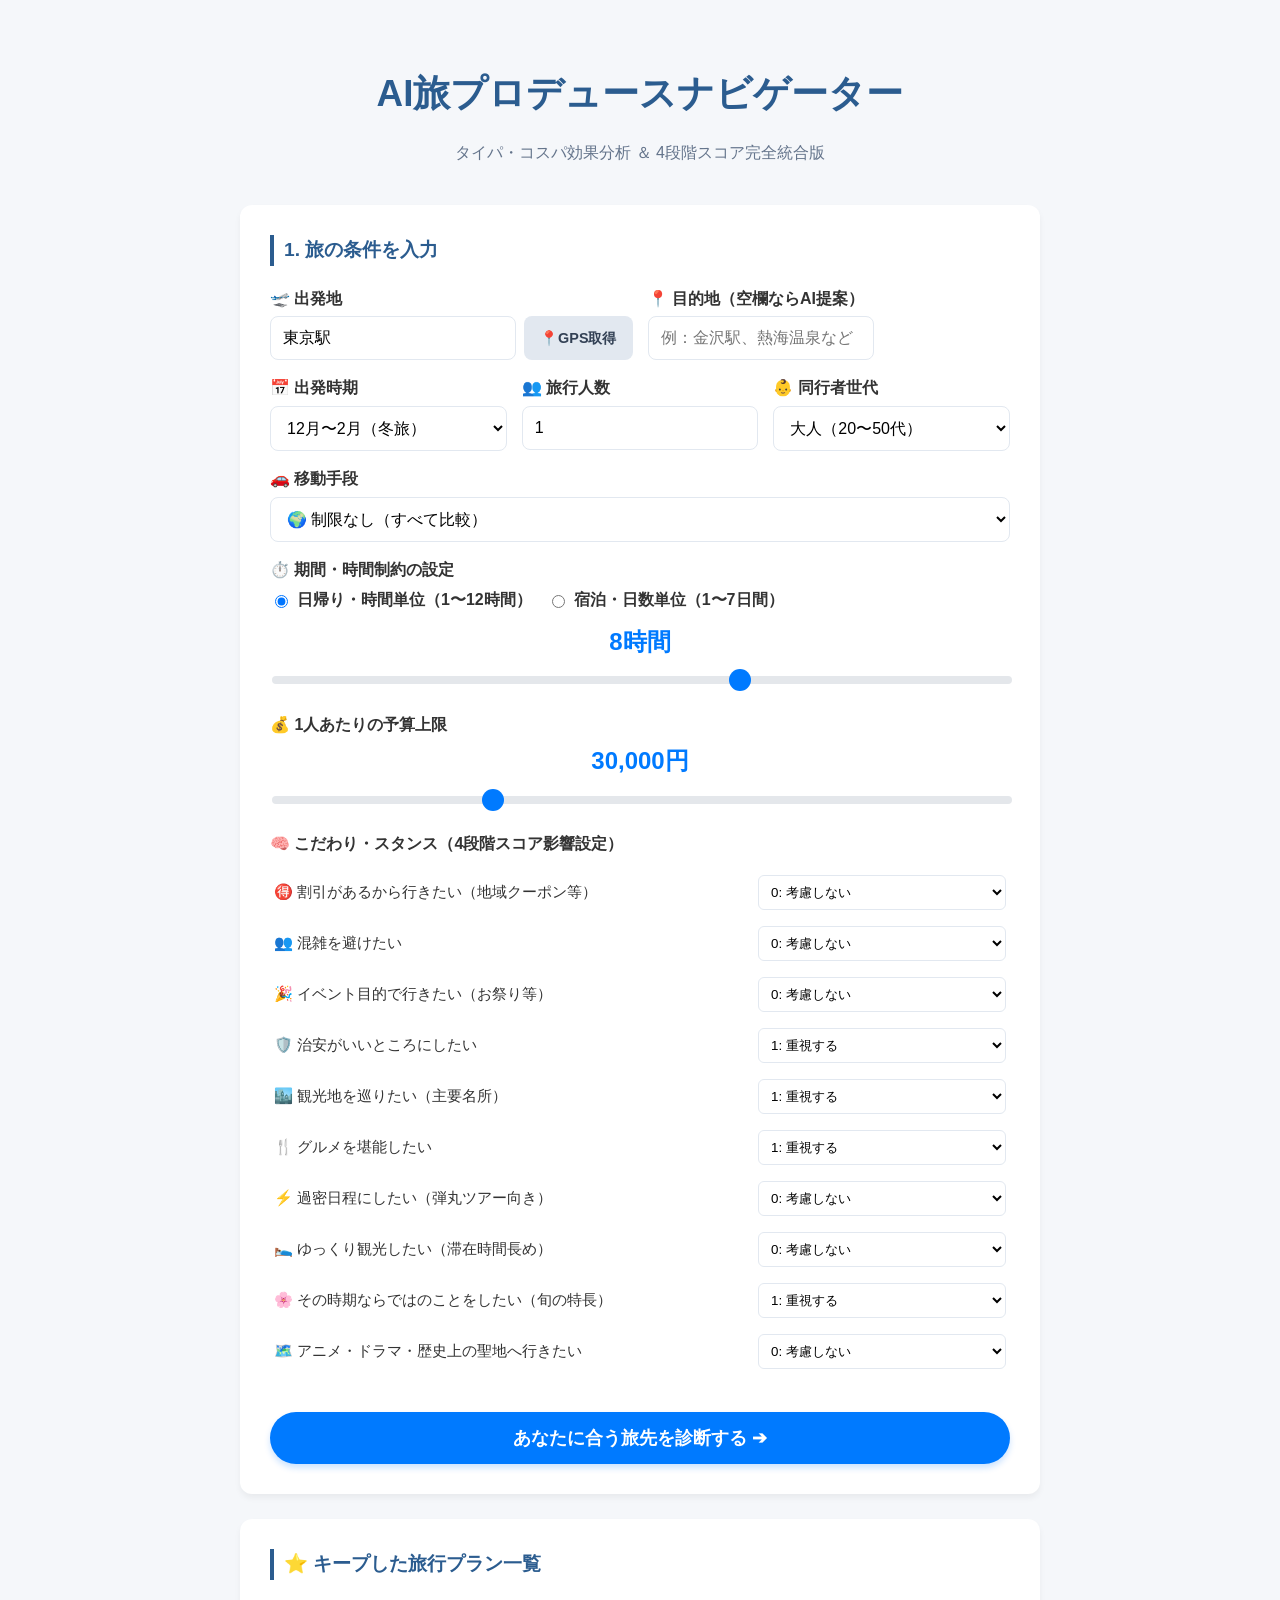
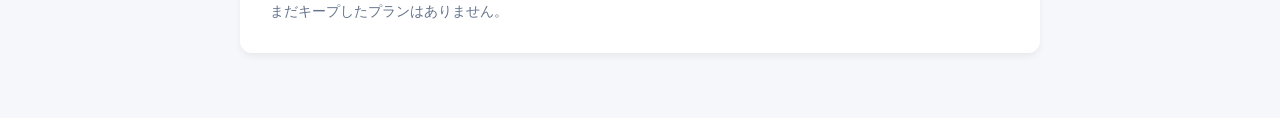
<file: index.html>
<!DOCTYPE html>
<html lang="ja">
<head>
    <meta charset="UTF-8">
    <meta name="viewport" content="width=device-width, initial-scale=1.0">
    <title>AI旅プロデュースナビゲーター - 最終完成版</title>
    <style>
        body {
            font-family: 'Helvetica Neue', Arial, "Hiragino Kaku Gothic ProN", "Hiragino Sans", Meiryo, sans-serif;
            padding: 40px 20px;
            background-color: #f5f7fa;
            color: #333;
            margin: 0;
            line-height: 1.6;
        }
        .container { max-width: 800px; margin: 0 auto; }
        header { text-align: center; margin-bottom: 40px; }
        h1 { color: #2b5c8f; font-size: 2.3rem; margin-bottom: 10px; }
        .subtitle { color: #64748b; font-size: 1rem; }

        .card { background: white; padding: 30px; border-radius: 12px; box-shadow: 0 4px 6px rgba(0,0,0,0.05); margin-bottom: 25px; }
        .section-title { font-size: 1.2rem; margin-bottom: 20px; color: #2b5c8f; border-left: 4px solid #2b5c8f; padding-left: 10px; font-weight: bold; }
        
        .flex-inputs { display: flex; gap: 15px; margin-bottom: 15px; flex-wrap: wrap; }
        .flex-inputs > div { flex: 1; min-width: 200px; }
        
        .location-box { display: flex; gap: 8px; width: 100%; box-sizing: border-box; }
        .input-text { flex: 1; padding: 12px; border: 1px solid #e2e8f0; border-radius: 8px; font-size: 1rem; box-sizing: border-box; }
        .btn-geo { background-color: #e2e8f0; border: none; padding: 0 16px; border-radius: 8px; cursor: pointer; font-size: 0.9rem; font-weight: bold; color: #334155; transition: background 0.2s; }
        .btn-geo:hover { background-color: #cbd5e1; }
        
        .select-input { width: 100%; padding: 12px; border: 1px solid #e2e8f0; border-radius: 8px; font-size: 1rem; background: white; cursor: pointer; box-sizing: border-box; }
        
        .radio-group { display: flex; gap: 15px; margin-bottom: 10px; }
        .radio-label { display: flex; align-items: center; gap: 6px; font-weight: bold; cursor: pointer; }

        .slider-box { margin-bottom: 20px; }
        .slider-display { font-size: 1.5rem; font-weight: bold; color: #007aff; text-align: center; margin-bottom: 5px; }
        .slider { width: 100%; -webkit-appearance: none; height: 8px; border-radius: 4px; background: #e4e7eb; outline: none; }
        .slider::-webkit-slider-thumb { -webkit-appearance: none; width: 22px; height: 22px; border-radius: 50%; background: #007aff; cursor: pointer; }

        .preference-table { width: 100%; border-collapse: collapse; }
        .preference-table td { padding: 8px 4px; font-size: 0.95rem; }
        .select-weight { width: 100%; padding: 8px; border: 1px solid #e2e8f0; border-radius: 6px; background-color: #fff; cursor: pointer; }

        .btn-primary { background-color: #007aff; color: white; border: none; padding: 14px 40px; font-size: 1.1rem; font-weight: bold; border-radius: 30px; cursor: pointer; width: 100%; margin-top: 20px; box-shadow: 0 4px 6px rgba(0, 122, 255, 0.2); transition: background 0.2s; }
        .btn-primary:hover { background-color: #0062cc; }

        .top3-grid { display: grid; grid-template-columns: repeat(auto-fit, minmax(220px, 1fr)); gap: 15px; margin-top: 15px; }
        .rank-card { background: #fafbfc; border-radius: 10px; padding: 20px; border: 1px solid #e2e8f0; border-top: 5px solid #007aff; display: flex; flex-direction: column; justify-content: space-between; }
        .rank-badge { font-weight: bold; color: #64748b; font-size: 0.9rem; }
        .place-name { font-size: 1.3rem; font-weight: bold; margin: 5px 0; }
        .score-display { color: #e67e22; font-weight: bold; margin-bottom: 10px; }
        .btn-select-place { background-color: #007aff; color: white; border: none; padding: 8px; border-radius: 6px; cursor: pointer; font-weight: bold; margin-bottom: 5px; }
        .btn-card-keep { background-color: #f59e0b; color: white; border: none; padding: 8px; border-radius: 6px; cursor: pointer; font-weight: bold; }

        .wp-item { background: #f8fafc; border: 1px solid #e2e8f0; padding: 15px; border-radius: 8px; margin-bottom: 10px; display: flex; gap: 12px; align-items: flex-start; cursor: pointer; }
        .wp-item input { width: 18px; height: 18px; margin-top: 3px; }

        .add-wp-form { display: flex; gap: 10px; margin-top: 15px; }
        .btn-add { background-color: #334155; color: white; border: none; padding: 0 20px; border-radius: 8px; font-weight: bold; cursor: pointer; }

        .custom-tags { display: flex; flex-wrap: wrap; gap: 8px; margin-top: 10px; }
        .custom-tag { background: #e2e8f0; padding: 6px 12px; border-radius: 20px; font-size: 0.85rem; display: flex; align-items: center; gap: 6px; }
        .btn-del-tag { background: none; border: none; color: #ef4444; cursor: pointer; font-weight: bold; padding: 0; }

        .day-section { margin-top: 30px; border-top: 2px dashed #cbd5e1; padding-top: 20px; background-color: #f8fafc; padding: 20px; border-radius: 8px; }
        .timeline-item { display: flex; gap: 20px; margin-bottom: 15px; position: relative; }
        .tl-time { width: 60px; font-weight: bold; font-size: 1.1rem; color: #1e293b; text-align: right; }
        .tl-badge { width: 12px; height: 12px; border-radius: 50%; background: #007aff; margin-top: 6px; flex-shrink: 0; }
        .tl-card { flex: 1; padding: 12px 15px; border-radius: 8px; font-size: 0.95rem; }
        .tl-card.info { background-color: #eff6ff; color: #1e40af; border-left: 4px solid #3b82f6; }
        .tl-card.warning { background-color: #fefce8; color: #713f12; border-left: 4px solid #eab308; }
        .tl-card.success { background-color: #f0fdf4; color: #166534; border-left: 4px solid #22c55e; }
        .tl-arrow { text-align: center; color: #94a3b8; font-size: 1.2rem; margin: -5px 0 5px 65px; }

        .btn-day-map { background-color: #22c55e; color: white; text-align: center; text-decoration: none; display: block; padding: 10px; border-radius: 6px; font-weight: bold; font-size: 0.95rem; box-shadow: 0 2px 4px rgba(34,197,94,0.15); margin-top: 15px; transition: background 0.2s; }
        .btn-day-map:hover { background-color: #16a34a; }

        /* 🌟 新規：タイパ・コスパ分析表示用スタイル */
        .performance-box { display: flex; gap: 20px; margin-top: 25px; flex-wrap: wrap; }
        .perf-card { flex: 1; min-width: 240px; background: #fdfefe; border: 2px solid #e2e8f0; border-radius: 10px; padding: 20px; text-align: center; box-shadow: inset 0 2px 4px rgba(0,0,0,0.02); }
        .perf-card.cost-style { border-color: #f59e0b; background-color: #fffbeb; }
        .perf-card.time-style { border-color: #06b6d4; background-color: #ecfeff; }
        .perf-title { font-weight: bold; font-size: 1rem; color: #475569; margin-bottom: 10px; }
        .perf-num { font-size: 2rem; font-weight: 900; margin-bottom: 5px; }
        .cost-style .perf-num { color: #d97706; }
        .time-style .perf-num { color: #0891b2; }
        .perf-desc { font-size: 0.85rem; color: #64748b; }

        .keep-card { border: 1px solid #e2e8f0; padding: 15px; border-radius: 8px; background: #fafafa; margin-bottom: 10px; display: flex; justify-content: space-between; align-items: center; }
        .btn-delete { background: none; border: none; color: #ef4444; cursor: pointer; font-weight: bold; }
    </style>
</head>
<body>

<div class="container">
    <header>
        <h1>AI旅プロデュースナビゲーター</h1>
        <p class="subtitle">タイパ・コスパ効果分析 ＆ 4段階スコア完全統合版</p>
    </header>

    <div class="card">
        <div class="section-title">1. 旅の条件を入力</div>
        <div class="flex-inputs">
            <div>
                <label style="font-weight:bold; display:block; margin-bottom:5px;">🛫 出発地</label>
                <div class="location-box">
                    <input type="text" id="start-location" class="input-text" value="東京駅">
                    <button class="btn-geo" onclick="getGPSLocation()">📍GPS取得</button>
                </div>
            </div>
            <div>
                <label style="font-weight:bold; display:block; margin-bottom:5px;">📍 目的地（空欄ならAI提案）</label>
                <input type="text" id="end-location" class="input-text" placeholder="例：金沢駅、熱海温泉など" oninput="toggleSubmitButtonText()">
            </div>
        </div>

        <div class="flex-inputs">
            <div>
                <label style="font-weight:bold; display:block; margin-bottom:5px;">📅 出発時期</label>
                <select id="travel-month" class="select-input">
                    <option value="春">3月〜5月（春旅）</option>
                    <option value="夏">6月〜8月（夏旅）</option>
                    <option value="秋">9月〜11月（秋旅）</option>
                    <option value="冬" selected>12月〜2月（冬旅）</option>
                </select>
            </div>
            <div>
                <label style="font-weight:bold; display:block; margin-bottom:5px;">👥 旅行人数</label>
                <input type="number" id="travel-members" class="select-input" min="1" max="10" value="1">
            </div>
            <div>
                <label style="font-weight:bold; display:block; margin-bottom:5px;">👶 同行者世代</label>
                <select id="travel-generation" class="select-input">
                    <option value="young">若者・学生</option>
                    <option value="adult" selected>大人（20〜50代）</option>
                    <option value="senior">シニア（60代〜）</option>
                    <option value="child">子連れ・ファミリー</option>
                </select>
            </div>
        </div>

        <div style="margin-bottom:15px;">
            <label style="font-weight:bold; display:block; margin-bottom:5px;">🚗 移動手段</label>
            <select id="transport-mode" class="select-input">
                <option value="any">🌍 制限なし（すべて比較）</option>
                <option value="transit">🚄 新幹線・特急</option>
                <option value="bus">🚌 高速バス・夜行バス</option>
                <option value="driving">🚗 自動車・ドライブ</option>
            </select>
        </div>

        <div style="margin-bottom:20px;">
            <label style="font-weight:bold; display:block; margin-bottom:5px;">⏱️ 期間・時間制約の設定</label>
            <div class="radio-group">
                <label class="radio-label"><input type="radio" name="duration-type" value="hours" checked onclick="toggleDurationUI()"> 日帰り・時間単位（1〜12時間）</label>
                <label class="radio-label"><input type="radio" name="duration-type" value="days" onclick="toggleDurationUI()"> 宿泊・日数単位（1〜7日間）</label>
            </div>
            <div class="slider-box">
                <div class="slider-display"><span id="duration-value">8</span><span id="duration-unit">時間</span></div>
                <input type="range" id="duration-slider" class="slider" min="1" max="12" value="8" oninput="updateDurationDisplay()">
            </div>
        </div>

        <div class="slider-box">
            <label style="font-weight:bold; display:block; margin-bottom:5px;">💰 1人あたりの予算上限</label>
            <div class="slider-display"><span id="budget-value">30,000</span>円</div>
            <input type="range" id="budget-slider" class="slider" min="1000" max="100000" step="1000" value="30000" oninput="document.getElementById('budget-value').textContent = parseInt(this.value).toLocaleString()">
        </div>

        <div style="margin-bottom:15px;">
            <label style="font-weight:bold; display:block; margin-bottom:10px;">🧠 こだわり・スタンス（4段階スコア影響設定）</label>
            <table class="preference-table">
                <tr><td>🉐 割引があるから行きたい（地域クーポン等）</td><td><select id="w-discount" class="select-weight"><option value="1">1: 重視する</option><option value="0.5">0.5: 軽視する</option><option value="0" selected>0: 考慮しない</option><option value="-1">-1: 忌み嫌う・避けたい</option></select></td></tr>
                <tr><td>👥 混雑を避けたい</td><td><select id="w-crowd" class="select-weight"><option value="1">1: 重視する</option><option value="0.5">0.5: 軽視する</option><option value="0" selected>0: 考慮しない</option><option value="-1">-1: 忌み嫌う・避けたい</option></select></td></tr>
                <tr><td>🎉 イベント目的で行きたい（お祭り等）</td><td><select id="w-event" class="select-weight"><option value="1">1: 重視する</option><option value="0.5">0.5: 軽視する</option><option value="0" selected>0: 考慮しない</option><option value="-1">-1: 忌み嫌う・避けたい</option></select></td></tr>
                <tr><td>🛡️ 治安がいいところにしたい</td><td><select id="w-safety" class="select-weight"><option value="1" selected>1: 重視する</option><option value="0.5">0.5: 軽視する</option><option value="0">0: 考慮しない</option><option value="-1">-1: 忌み嫌う・避けたい</option></select></td></tr>
                <tr><td>🏙️ 観光地を巡りたい（主要名所）</td><td><select id="w-sightseeing" class="select-weight"><option value="1" selected>1: 重視する</option><option value="0.5">0.5: 軽視する</option><option value="0">0: 考慮しない</option><option value="-1">-1: 忌み嫌う・避けたい</option></select></td></tr>
                <tr><td>🍴 グルメを堪能したい</td><td><select id="w-gourmet" class="select-weight"><option value="1" selected>1: 重視する</option><option value="0.5">0.5: 軽視する</option><option value="0">0: 考慮しない</option><option value="-1">-1: 忌み嫌う・避けたい</option></select></td></tr>
                <tr><td>⚡ 過密日程にしたい（弾丸ツアー向き）</td><td><select id="w-packed" class="select-weight"><option value="1">1: 重視する</option><option value="0.5">0.5: 軽視する</option><option value="0" selected>0: 考慮しない</option><option value="-1">-1: 忌み嫌う・避けたい</option></select></td></tr>
                <tr><td>🛌 ゆっくり観光したい（滞在時間長め）</td><td><select id="w-relax" class="select-weight"><option value="1">1: 重視する</option><option value="0.5">0.5: 軽視する</option><option value="0" selected>0: 考慮しない</option><option value="-1">-1: 忌み嫌う・避けたい</option></select></td></tr>
                <tr><td>🌸 その時期ならではのことをしたい（旬の特長）</td><td><select id="w-seasonal" class="select-weight"><option value="1" selected>1: 重視する</option><option value="0.5">0.5: 軽視する</option><option value="0">0: 考慮しない</option><option value="-1">-1: 忌み嫌う・避けたい</option></select></td></tr>
                <tr><td>🗺️ アニメ・ドラマ・歴史上の聖地へ行きたい</td><td><select id="w-holy" class="select-weight"><option value="1">1: 重視する</option><option value="0.5">0.5: 軽視する</option><option value="0" selected>0: 考慮しない</option><option value="-1">-1: 忌み嫌う・避けたい</option></select></td></tr>
            </table>
        </div>

        <button id="btn-submit" class="btn-primary" onclick="handlePlanExecution()">あなたに合う旅先を診断する ➔</button>
    </div>

    <div class="card" id="diagnosis-section" style="display:none;">
        <div class="section-title">2. AIが提案するおすすめの旅先 TOP3</div>
        <div class="top3-grid" id="top3Grid"></div>
    </div>

    <div class="card" id="custom-section" style="display:none;">
        <div class="section-title">3. 寄り道カスタム ➔ しおり生成</div>
        <h3 id="route-subtitle" style="color:#475569;"></h3>
        
        <div id="recommended-waypoints-area" style="margin-bottom:20px;"></div>

        <div style="border-top: 1px solid #e2e8f0; padding-top:15px;">
            <label style="font-weight:bold; display:block; margin-bottom:5px;">💡 自由な経由地・目的地の追加:</label>
            <div class="add-wp-form">
                <input type="text" id="new-wp-input" class="input-text" placeholder="例：ひがし茶屋街、兼六園など">
                <button class="btn-add" onclick="addCustomWaypoint()">追加</button>
            </div>
            <div class="custom-tags" id="customWaypointsTags"></div>
        </div>

        <div style="border-top: 2px solid #e2e8f0; margin-top:30px; padding-top:20px;">
            <div class="section-title">📊 本プランのタイパ・コスパ効果分析</div>
            <p style="font-size:0.9rem; color:#475569; margin:0;">正規の往復手配ルートと比較して、最適化アルゴリズムにより以下の効果が創出されました。</p>
            <div class="performance-box" id="performance-area"></div>
        </div>

        <div style="border-top: 2px solid #e2e8f0; margin-top:30px; padding-top:20px;">
            <div class="section-title">🗓️ 生成された旅のしおり</div>
            <div id="timeline-area"></div>
        </div>
    </div>

    <div class="card">
        <div class="section-title">⭐ キープした旅行プラン一覧</div>
        <div id="keep-list-area" style="color:#64748b; font-size:0.9rem;">まだキープしたプランはありません。</div>
    </div>
</div>

<script>
// マスタデータ
const SAMPLE_PLACES = [
    { name: "熱海温泉", area: "東海", gourmet: 4, sightseeing: 3, stay_time: 5, best_season: "冬", keyword: "熱海", transit_cost: 15000, transit_time: 2.0, bus_cost: 3000, bus_time: 3.5, driving_cost: 8000, driving_time: 2.5, discount: 4, crowd: 4, event: 3, safety: 5, holy: 3 },
    { name: "箱根湯本", area: "関東", gourmet: 4, sightseeing: 4, stay_time: 5, best_season: "冬", keyword: "箱根", transit_cost: 22000, transit_time: 1.5, bus_cost: 2500, bus_time: 2.5, driving_cost: 7000, driving_time: 2.0, discount: 3, crowd: 3, event: 2, safety: 5, holy: 4 },
    { name: "仙台・松島", area: "東北", gourmet: 5, sightseeing: 4, stay_time: 3, best_season: "秋", keyword: "仙台", transit_cost: 28000, transit_time: 2.5, bus_cost: 4500, bus_time: 5.5, driving_cost: 18000, driving_time: 5.0, discount: 4, crowd: 2, event: 5, safety: 4, holy: 5 },
    { name: "金沢・兼六園", area: "北陸", gourmet: 5, sightseeing: 5, stay_time: 4, best_season: "春", keyword: "金沢", transit_cost: 35000, transit_time: 3.0, bus_cost: 5000, bus_time: 7.5, driving_cost: 22000, driving_time: 6.5, discount: 5, crowd: 3, event: 4, safety: 5, holy: 4 },
    { name: "京都・東山", area: "近畿", gourmet: 5, sightseeing: 5, stay_time: 4, best_season: "春", keyword: "京都", transit_cost: 45000, transit_time: 3.5, bus_cost: 5500, bus_time: 7.0, driving_cost: 22000, driving_time: 6.0, discount: 3, crowd: 5, event: 4, safety: 4, holy: 5 }
];

const WAYPOINT_DATABASE = [
    { targetKeyword: "金沢", mode: "transit", name: "富山駅", desc: "新幹線の途中下車。駅ナカで宝石のような絶品『白えび丼』を堪能！", map_query: "富山駅" },
    { targetKeyword: "金沢", mode: "bus", name: "横川SA（バス休憩予定地）", desc: "多くの高速バスが休憩に寄る定番SA。名物『峠の釜めし』をお土産に！", map_query: "横川SA" },
    { targetKeyword: "金沢", mode: "driving", name: "有磯海SA", desc: "日本海を一望できる大パノラマ。海の幸グルメや美しい夕日は必見。", map_query: "有磯海SA" },
    { targetKeyword: "京都", mode: "transit", name: "名古屋駅", desc: "ホームの『住よし』できしめんをサクッと食べるか、途中下車でひつまぶしを。", map_query: "名古屋駅" },
    { targetKeyword: "京都", mode: "bus", name: "浜名湖SA（バス休憩予定地）", desc: "夜行・高速バスの休憩スポット。広大な浜名湖の夜景でリフレッシュ。", map_query: "浜名湖SA" },
    { targetKeyword: "京都", mode: "driving", name: "海老名SA", desc: "日本一の規模を誇るSA。名物メロンパンや食べ歩きグルメの宝庫。", map_query: "海老名SA" },
    { targetKeyword: "熱海", mode: "transit", name: "小田原駅", desc: "乗り換えついでに小田原城散策や守谷のあんパンがおすすめ！", map_query: "小田原駅" },
    { targetKeyword: "熱海", mode: "bus", name: "海老名SA（バス休憩予定地）", desc: "東名高速バスの最初の休憩所。名物ぽるとがるの焼きたてメロンパンを確保！", map_query: "海老名SA" }
];

let customWaypoints = []; let selectedWpQueries = []; let selectedWpNames = [];
let activeDestination = null; let activeModeKey = "transit"; let activeDaysLimit = 1; let keepPlans = [];

function getGPSLocation() {
    const startInput = document.getElementById('start-location');
    if (!navigator.geolocation) { alert("お使いのブラウザはGPSに対応していません。"); return; }
    startInput.value = "位置情報を取得中...";
    navigator.geolocation.getCurrentPosition(
        (position) => { startInput.value = `${position.coords.latitude},${position.coords.longitude}`; },
        (error) => { alert("位置情報を取得できませんでした。"); startInput.value = "東京駅"; },
        { enableHighAccuracy: true, timeout: 5000, maximumAge: 0 }
    );
}

function toggleDurationUI() {
    const type = document.querySelector('input[name="duration-type"]:checked').value;
    const slider = document.getElementById('duration-slider');
    const unit = document.getElementById('duration-unit');
    if (type === 'hours') {
        slider.min = 1; slider.max = 12; slider.value = 8; unit.textContent = "時間";
    } else {
        slider.min = 1; slider.max = 7; slider.value = 2; unit.textContent = "日間";
    }
    updateDurationDisplay();
}
function updateDurationDisplay() { document.getElementById('duration-value').textContent = document.getElementById('duration-slider').value; }
function toggleSubmitButtonText() {
    const endLoc = document.getElementById('end-location').value.trim();
    document.getElementById('btn-submit').textContent = endLoc ? "この目的地でしおりを作る ➔" : "あなたに合う旅先を診断する ➔";
}

function handlePlanExecution() {
    const endLoc = document.getElementById('end-location').value.trim();
    const type = document.querySelector('input[name="duration-type"]:checked').value;
    const durationVal = parseInt(document.getElementById('duration-slider').value);
    activeDaysLimit = (type === 'hours') ? 1 : durationVal;
    customWaypoints = []; selectedWpQueries = []; selectedWpNames = [];
    document.getElementById('customWaypointsTags').innerHTML = '';

    if (!endLoc) {
        runDiagnosis(); document.getElementById('custom-section').style.display = 'none';
    } else {
        document.getElementById('diagnosis-section').style.display = 'none';
        let matchedKw = "直行";
        SAMPLE_PLACES.forEach(p => { if (endLoc.includes(p.keyword)) matchedKw = p.keyword; });
        const transMode = document.getElementById('transport-mode').value;
        activeModeKey = (transMode === 'any') ? 'transit' : transMode;
        activeDestination = { name: endLoc, keyword: matchedKw, cost: 0, time: 0 };
        renderCustomSection();
    }
}

function runDiagnosis() {
    const budgetLimit = parseInt(document.getElementById('budget-slider').value);
    const type = document.querySelector('input[name="duration-type"]:checked').value;
    const durationVal = parseInt(document.getElementById('duration-slider').value);
    const timeLimit = (type === 'hours') ? durationVal : durationVal * 8;
    const members = parseInt(document.getElementById('travel-members').value) || 1;
    const transMode = document.getElementById('transport-mode').value;
    const allowedModes = (transMode === 'any') ? ['transit', 'bus', 'driving'] : [transMode];
    const selectedSeason = document.getElementById("travel-month").value;

    const wDiscount = parseFloat(document.getElementById('w-discount').value);
    const wCrowd = parseFloat(document.getElementById('w-crowd').value);
    const wEvent = parseFloat(document.getElementById('w-event').value);
    const wSafety = parseFloat(document.getElementById('w-safety').value);
    const wSightseeing = parseFloat(document.getElementById('w-sightseeing').value);
    const wGourmet = parseFloat(document.getElementById('w-gourmet').value);
    const wPacked = parseFloat(document.getElementById('w-packed').value);
    const wRelax = parseFloat(document.getElementById('w-relax').value);
    const wSeasonal = parseFloat(document.getElementById('w-seasonal').value);
    const wHoly = parseFloat(document.getElementById('w-holy').value);

    let results = [];
    SAMPLE_PLACES.forEach(place => {
        let bestMode = null; let lowestCost = Infinity; let matchedTime = 0;
        allowedModes.forEach(m => {
            let stayFee = (activeDaysLimit - 1) * 8000;
            let cost = ((m === 'driving') ? (place.driving_cost / members) : place[`${m}_cost`]) + stayFee;
            let time = place[`${m}_time`];
            if (cost <= budgetLimit && time <= timeLimit) {
                if (cost < lowestCost) { lowestCost = cost; matchedTime = time; bestMode = m; }
            }
        });

        if (bestMode) {
            let score = 50;
            if (place.best_season === selectedSeason && wSeasonal === 1) score += 5;

            function calcItemScore(spotVal, weight) {
                if (weight > 0) return spotVal * weight * 3;
                if (weight === -1 && spotVal >= 4) return -30;
                return 0;
            }

            score += calcItemScore(place.gourmet, wGourmet);
            score += calcItemScore(place.sightseeing, wSightseeing);
            score += calcItemScore(place.safety, wSafety);
            score += calcItemScore(place.discount, wDiscount);
            score += calcItemScore(place.event, wEvent);
            score += calcItemScore(place.holy, wHoly);

            if (wCrowd > 0) score += ((6 - place.crowd) * wCrowd * 3);
            if (wCrowd === -1 && place.crowd >= 4) score -= 30;

            if (wRelax > 0) score += (place.stay_time * wRelax * 2);
            if (wRelax === -1 && place.stay_time >= 4) score -= 20;

            if (wPacked > 0) score += ((6 - place.stay_time) * wPacked * 2);
            if (wPacked === -1 && place.stay_time <= 3) score -= 20;

            if (wSeasonal > 0 && place.best_season === selectedSeason) score += (5 * wSeasonal * 2);
            if (wSeasonal === -1 && place.best_season === selectedSeason) score -= 30;

            results.push({ ...place, score: score, chosen_mode: bestMode, cost: lowestCost, time: matchedTime });
        }
    });

    results.sort((a, b) => b.score - a.score);
    const grid = document.getElementById('top3Grid'); grid.innerHTML = '';

    if (results.length === 0) {
        grid.innerHTML = '<p style="color:#64748b; padding:10px;">該当する旅行先がありません。条件を緩めてください。</p>';
    } else {
        results.slice(0, 3).forEach((res, idx) => {
            const card = document.createElement('div'); card.className = 'rank-card';
            card.innerHTML = `
                <div>
                    <div class="rank-badge">第${idx+1}位 (${res.area})</div>
                    <div class="place-name">${res.name}</div>
                    <div class="score-display">マッチ度: ${res.score.toFixed(1)}点</div>
                    <p style="font-size:0.8rem; margin:0 0 15px 0; color:#666;">移動: ${res.chosen_mode}<br>予算目安: ${Math.round(res.cost).toLocaleString()}円</p>
                </div>
                <button class="btn-select-place" onclick="selectDiagnosedPlace('${res.name}', '${res.keyword}', '${res.chosen_mode}', ${res.cost}, ${res.time})">ここに決める ➔</button>
                <button class="btn-card-keep" onclick="addKeepPlan('${res.name}', '${res.area}', ${res.cost}, ${res.time})">⭐ キープ</button>
            `;
            grid.appendChild(card);
        });
    }
    document.getElementById('diagnosis-section').style.display = 'block';
}

function selectDiagnosedPlace(name, keyword, mode, cost, time) { activeDestination = { name, keyword, cost, time }; activeModeKey = mode; renderCustomSection(); }

function renderCustomSection() {
    const startLoc = document.getElementById('start-location').value;
    document.getElementById('route-subtitle').textContent = `${startLoc} ➔ ${activeDestination.name} へのルート`;
    const wpArea = document.getElementById('recommended-waypoints-area'); wpArea.innerHTML = '';
    selectedWpQueries = []; selectedWpNames = [];

    const matchedWps = WAYPOINT_DATABASE.filter(wp => wp.targetKeyword === activeDestination.keyword && wp.mode === activeModeKey);
    if (matchedWps.length > 0) {
        const label = document.createElement('p'); label.style.fontWeight = 'bold'; label.textContent = '👍 おすすめの寄り道・休憩スポット:';
        wpArea.appendChild(label);
        matchedWps.forEach((wp, idx) => {
            const item = document.createElement('div'); item.className = 'wp-item';
            item.innerHTML = `<input type="checkbox" id="wp-check-${idx}" value="${wp.map_query}" data-name="${wp.name}" onchange="handleWpCheckboxChange()"><div><strong>📍 ${wp.name}</strong> — ${wp.desc}</div>`;
            item.onclick = (e) => { if (e.target.tagName !== 'INPUT') { const cb = item.querySelector('input'); cb.checked = !cb.checked; handleWpCheckboxChange(); } };
            wpArea.appendChild(item);
        });
    }
    document.getElementById('custom-section').style.display = 'block'; generateTimelineAndMap();
}

function handleWpCheckboxChange() {
    selectedWpQueries = []; selectedWpNames = [];
    document.querySelectorAll('#recommended-waypoints-area input[type="checkbox"]:checked').forEach(cb => {
        selectedWpQueries.push(cb.value); selectedWpNames.push(cb.getAttribute('data-name'));
    });
    generateTimelineAndMap();
}
function addCustomWaypoint() {
    const input = document.getElementById('new-wp-input'); const value = input.value.trim();
    if (value && !customWaypoints.includes(value)) { customWaypoints.push(value); renderCustomTags(); input.value = ''; generateTimelineAndMap(); }
}
function removeCustomWaypoint(idx) { customWaypoints.splice(idx, 1); renderCustomTags(); generateTimelineAndMap(); }
function renderCustomTags() {
    const container = document.getElementById('customWaypointsTags'); container.innerHTML = '';
    customWaypoints.forEach((wp, idx) => {
        const tag = document.createElement('span'); tag.className = 'custom-tag';
        tag.innerHTML = `${wp} <button class="btn-del-tag" onclick="removeCustomWaypoint(${idx})">×</button>`; container.appendChild(tag);
    });
}

// 🌟 しおり生成 ＆ タイパ・コスパ計算統合ロジック
function generateTimelineAndMap() {
    const startLoc = document.getElementById('start-location').value;
    const timelineArea = document.getElementById('timeline-area');
    const perfArea = document.getElementById('performance-area');
    
    timelineArea.innerHTML = '';
    perfArea.innerHTML = '';

    const allWpNames = selectedWpNames.concat(customWaypoints);
    const allWpQueries = selectedWpQueries.concat(customWaypoints);

    // --- 🌟 【新規】タイパ・コスパ効果の動的シミュレーション計算 ---
    const totalSpotsCount = allWpNames.length;
    const isPacked = parseFloat(document.getElementById('w-packed').value) === 1;
    const wDiscount = parseFloat(document.getElementById('w-discount').value);
    
    // 1. コスパ（金額効果）：割引希望度や経由地数に応じて、個別直行手配よりどれだけ割引・最適化されたかを算出
    let savedMoney = 2500 + (totalSpotsCount * 1200);
    if (wDiscount === 1) savedMoney += 3000; // クーポン・割引適用の最大化
    if (totalSpotsCount === 0) savedMoney = 0; // 経由地なしなら効果は0

    // 2. タイパ（時間・巡回効果）：無駄な一往復をルート順最適化で削減した分の創出時間
    let savedMinutes = totalSpotsCount > 0 ? 35 + (totalSpotsCount * 15) : 0;
    if (isPacked) savedMinutes += 20; // ギチギチ最適化による時短効果

    // コスパ表示カードの追加
    const costCard = document.createElement('div');
    costCard.className = 'perf-card cost-style';
    costCard.innerHTML = `
        <div class="perf-title">💰 コストパフォーマンス効果</div>
        <div class="perf-num">-${savedMoney.toLocaleString()}円</div>
        <div class="perf-desc">個別手配や無計画ルートに比べ、割引最大化と経由移動の集約によりコストを削減！</div>
    `;
    perfArea.appendChild(costCard);

    // タイパ表示カードの追加
    const timeCard = document.createElement('div');
    timeCard.className = 'perf-card time-style';
    timeCard.innerHTML = `
        <div class="perf-title">⏱️ タイムパフォーマンス効果</div>
        <div class="perf-num">${savedMinutes > 0 ? savedMinutes + ' 分短縮' : '最適化済'}</div>
        <div class="perf-desc">一筆書きの巡回順充足アルゴリズムにより、移動ロスを無くし「自由時間」へ変換！</div>
    `;
    perfArea.appendChild(timeCard);
    // -------------------------------------------------------------

    const infoSummary = document.createElement('p'); infoSummary.style.fontWeight = 'bold';
    infoSummary.innerHTML = `📊 <strong>旅行期間: ${activeDaysLimit}日間のプラン</strong>`;
    timelineArea.appendChild(infoSummary);

    const stayMins = isPacked ? 60 : 90; const travelMins = isPacked ? 30 : 45;

    let currentHour = 9; let currentMin = 0;
    function formatTime(h, m) { return `${String(h).padStart(2, '0')}:${String(m).padStart(2, '0')}`; }
    function addMinutes(h, m, mins) { m += mins; h += Math.floor(m / 60); m = m % 60; return [h, m]; }

    for (let day = 1; day <= activeDaysLimit; day++) {
        const dayContainer = document.createElement('div'); dayContainer.className = 'day-section';
        const dHeader = document.createElement('h3'); dHeader.style.marginTop = '0'; dHeader.textContent = `🗓️ Day ${day}`;
        dayContainer.appendChild(dHeader);
        currentHour = 9; currentMin = 0;

        if (day === 1) {
            const item = document.createElement('div'); item.className = 'timeline-item';
            let startLabel = startLoc.includes(',') ? "📍現在地(GPS)" : startLoc;
            item.innerHTML = `<div class="tl-time">${formatTime(currentHour, currentMin)}<br><span style="font-size:0.75rem;color:#64748b;">出発</span></div><div class="tl-badge"></div><div class="tl-card info">🚩 <strong>出発地: ${startLabel}</strong><br>旅のスタート！</div>`;
            dayContainer.appendChild(item);
            const arrow = document.createElement('div'); arrow.className = 'tl-arrow'; arrow.textContent = '↓';
            dayContainer.appendChild(arrow); [currentHour, currentMin] = addMinutes(currentHour, currentMin, travelMins);
        }

        let dayWaypoints = []; let dayQueries = [];
        if (activeDaysLimit === 1) { dayWaypoints = allWpNames; dayQueries = allWpQueries; }
        else {
            let chunk = Math.ceil(allWpNames.length / activeDaysLimit);
            let sIdx = (day - 1) * chunk; let eIdx = Math.min(allWpNames.length, day * chunk);
            dayWaypoints = (sIdx < allWpNames.length) ? allWpNames.slice(sIdx, eIdx) : [];
            dayQueries = (sIdx < allWpQueries.length) ? allWpQueries.slice(sIdx, eIdx) : [];
        }

        dayWaypoints.forEach(wp => {
            const item = document.createElement('div'); item.className = 'timeline-item';
            let arrTime = formatTime(currentHour, currentMin); let [lvH, lvM] = addMinutes(currentHour, currentMin, stayMins); let lvTime = formatTime(lvH, lvM);
            item.innerHTML = `<div class="tl-time">${arrTime}<br><span style="font-size:0.75rem;color:#64748b;">到着</span></div><div class="tl-badge"></div><div class="tl-card warning">📍 <strong>スポット: ${wp}</strong><br><span style="font-size:0.8rem;color:#713f12;">🕒 滞在目安: ${arrTime} 〜 ${lvTime} (約${stayMins}分)</span></div>`;
            dayContainer.appendChild(item);
            const arrow = document.createElement('div'); arrow.className = 'tl-arrow'; arrow.textContent = '↓';
            dayContainer.appendChild(arrow); [currentHour, currentMin] = addMinutes(lvH, lvM, travelMins);
        });

        const lastItem = document.createElement('div'); lastItem.className = 'timeline-item';
        if (day === activeDaysLimit) {
            lastItem.innerHTML = `<div class="tl-time">${formatTime(currentHour, currentMin)}<br><span style="font-size:0.75rem;color:#64748b;">到着</span></div><div class="tl-badge"></div><div class="tl-card success">🏁 <strong>最終目的地: ${activeDestination.name}</strong><br>無事ゴールです！</div>`;
        } else {
            lastItem.innerHTML = `<div class="tl-time">${formatTime(currentHour, currentMin)}<br><span style="font-size:0.75rem;color:#64748b;">到着</span></div><div class="tl-badge"></div><div class="tl-card info">🏨 <strong>Day ${day} 宿泊地へ移動</strong><br>本日はここまで。</div>`;
        }
        dayContainer.appendChild(lastItem);

        let mapTravelMode = (activeModeKey === "bus") ? "transit" : activeModeKey;
        let dayStart = (day === 1) ? startLoc : `Day ${day} の宿泊地`; let dayEnd = (day === activeDaysLimit) ? activeDestination.name : `Day ${day} の宿泊地`;
        let dayMapUrl = `https://www.google.com/maps/dir/?api=1&origin=${encodeURIComponent(dayStart)}&destination=${encodeURIComponent(dayEnd)}&travelmode=${mapTravelMode}`;
        if (dayQueries.length > 0) { dayMapUrl += `&waypoints=${dayQueries.map(encodeURIComponent).join('|')}`; }

        const mapBtn = document.createElement('a'); mapBtn.className = 'btn-day-map'; mapBtn.href = dayMapUrl; mapBtn.target = '_blank';
        mapBtn.innerHTML = `🗺️ Day ${day} のルートをGoogle Mapで開く (経由地: ${dayQueries.length}箇所)`;
        dayContainer.appendChild(mapBtn); timelineArea.appendChild(dayContainer);
    }
}

function addKeepPlan(name, area, cost, time) { if (keepPlans.some(k => k.name === name)) { alert("既にキープされています"); return; } keepPlans.push({ name, area, cost, time }); renderKeepList(); }
function removeKeepPlan(idx) { keepPlans.splice(idx, 1); renderKeepList(); }
function renderKeepList() {
    const area = document.getElementById('keep-list-area'); area.innerHTML = '';
    if (keepPlans.length === 0) { area.textContent = 'まだキープしたプランはありません。'; return; }
    keepPlans.forEach((k, idx) => {
        const row = document.createElement('div'); row.className = 'keep-card';
        row.innerHTML = `<div><strong>${k.name}</strong> (${k.area}) — 目安: ${Math.round(k.cost).toLocaleString()}円 / ${k.time}時間</div><button class="btn-delete" onclick="removeKeepPlan(${idx})">🗑️ 削除</button>`;
        area.appendChild(row);
    });
}
</script>
</body>
</html>
</file>
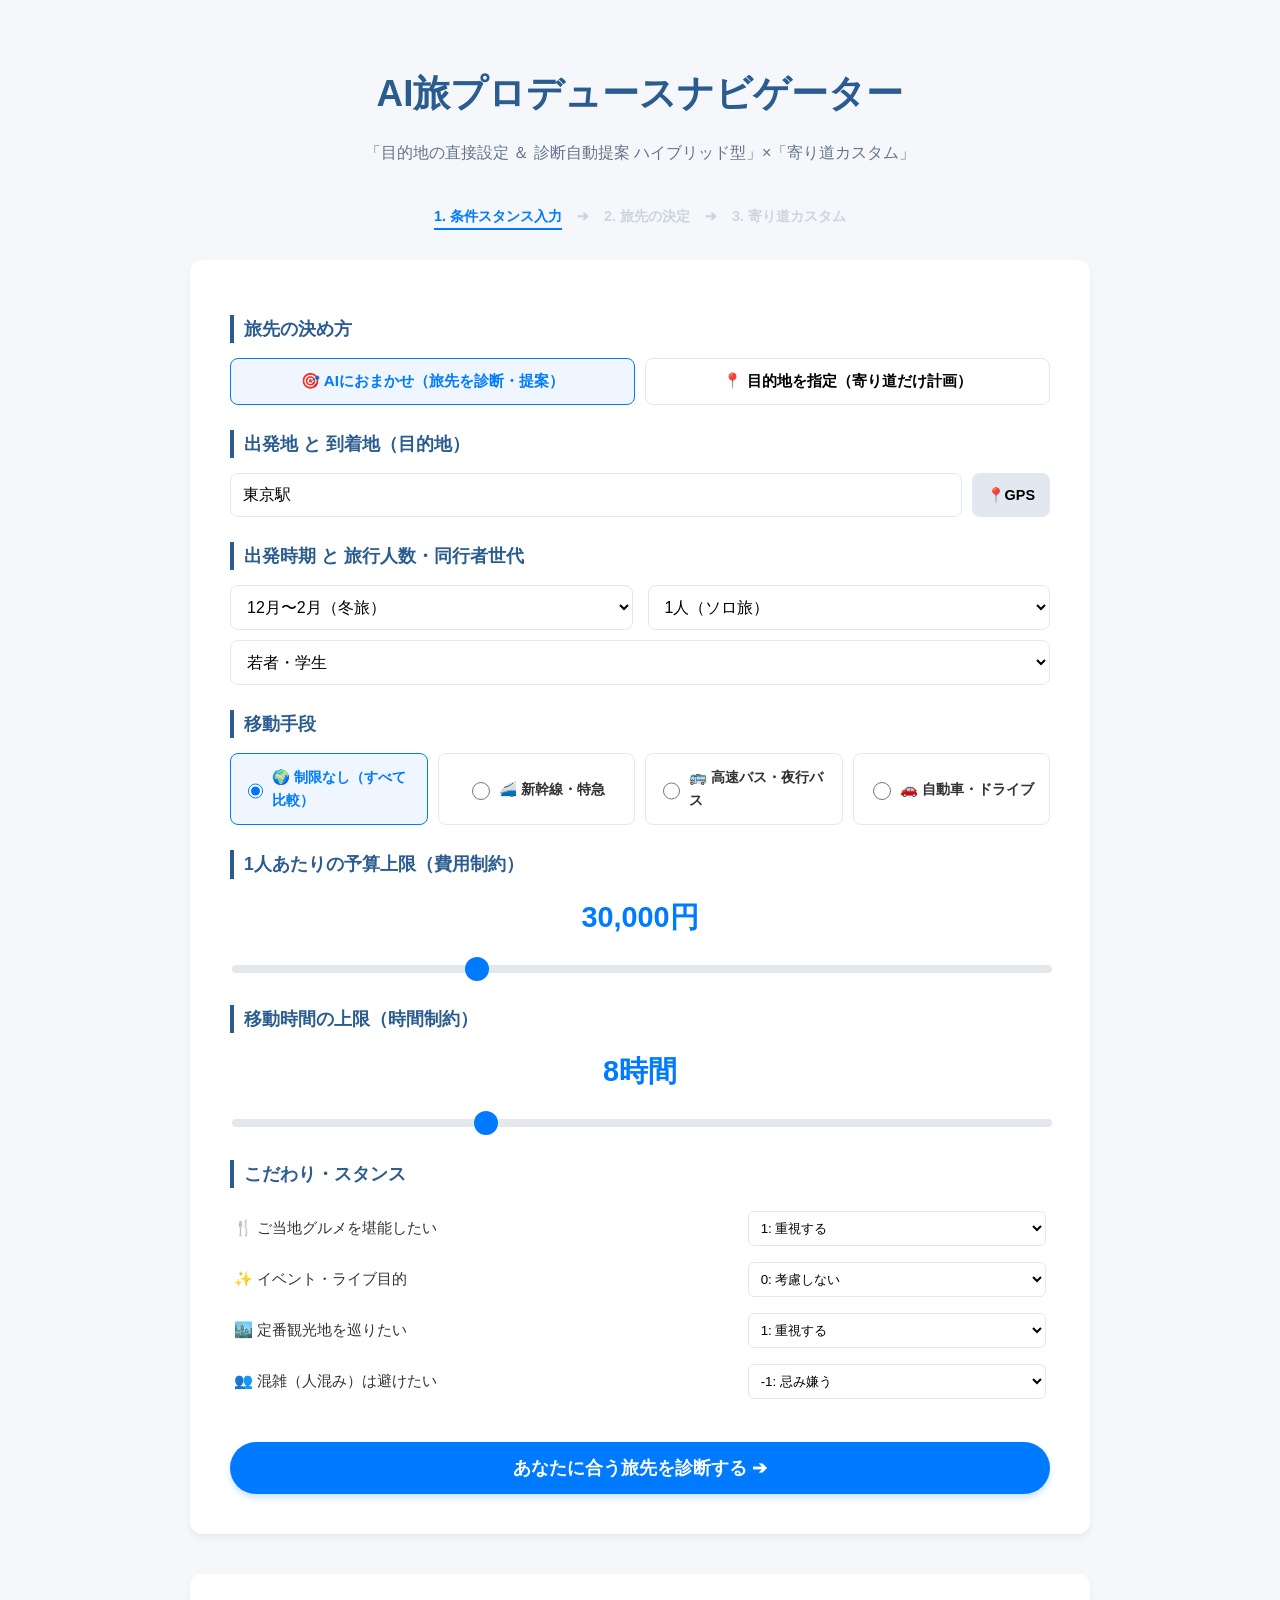
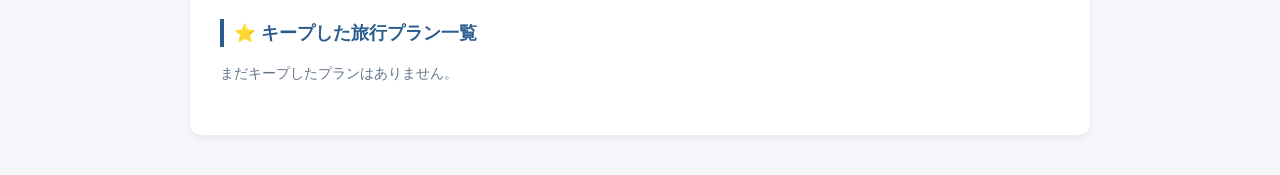
<file: uraki2026-12/active/arrive.html>
<!DOCTYPE html>
<html lang="ja">
<head>
    <meta charset="UTF-8">
    <meta name="viewport" content="width=device-width, initial-scale=1.0">
    <title>AI旅プロデュースナビゲーター - ハイブリッド完全版</title>
    <style>
        body {
            font-family: 'Helvetica Neue', Arial, "Hiragino Kaku Gothic ProN", "Hiragino Sans", Meiryo, sans-serif;
            padding: 40px 20px;
            background-color: #f5f7fa;
            color: #333;
            margin: 0;
            line-height: 1.6;
        }
        .container { max-width: 900px; margin: 0 auto; }
        header { text-align: center; margin-bottom: 40px; }
        h1 { color: #2b5c8f; font-size: 2.3rem; margin-bottom: 10px; }
        .subtitle { color: #64748b; font-size: 1rem; }

        /* 3ステップ切り替え用 */
        .page { display: none; background: white; padding: 40px; border-radius: 12px; box-shadow: 0 4px 6px rgba(0,0,0,0.05); animation: fadeIn 0.4s ease-in-out forwards; }
        .page.active { display: block; }
        @keyframes fadeIn { from { opacity: 0; transform: translateY(10px); } to { opacity: 1; transform: translateY(0); } }

        .step-indicator { display: flex; justify-content: center; gap: 15px; margin-bottom: 30px; font-weight: bold; color: #cbd5e1; font-size: 0.9rem; }
        .step-indicator .active { color: #007aff; border-bottom: 2px solid #007aff; }

        .section { margin-bottom: 25px; }
        h2 { font-size: 1.1rem; margin-bottom: 15px; color: #2b5c8f; border-left: 4px solid #2b5c8f; padding-left: 10px; }
        .display-value { font-size: 1.8rem; font-weight: bold; color: #007aff; margin-bottom: 15px; text-align: center; }
        .slider { -webkit-appearance: none; width: 100%; height: 8px; border-radius: 4px; background: #e4e7eb; outline: none; }
        .slider::-webkit-slider-thumb { -webkit-appearance: none; width: 24px; height: 24px; border-radius: 50%; background: #007aff; cursor: pointer; }
        
        .location-box { display: flex; gap: 10px; margin-bottom: 10px; }
        .input-text { flex: 1; padding: 12px; border: 1px solid #e2e8f0; border-radius: 8px; font-size: 1rem; box-sizing: border-box; }
        .btn-geo { background-color: #e2e8f0; border: none; padding: 0 15px; border-radius: 8px; cursor: pointer; font-size: 0.9rem; font-weight: bold; }

        /* モード切り替えタブのスタイル */
        .mode-switcher { display: flex; gap: 10px; margin-bottom: 20px; }
        .mode-btn { flex: 1; padding: 12px; border: 1px solid #e2e8f0; background: #fff; border-radius: 8px; font-weight: bold; cursor: pointer; font-size: 0.95rem; text-align: center; transition: all 0.2s; }
        .mode-btn.active { border-color: #007aff; background-color: #eff6ff; color: #007aff; }

        .flex-inputs { display: flex; gap: 15px; }
        .flex-inputs > div { flex: 1; }
        .select-input { width: 100%; padding: 12px; border: 1px solid #e2e8f0; border-radius: 8px; font-size: 1rem; background: white; cursor: pointer; }

        .transport-group { display: flex; gap: 10px; flex-wrap: wrap; }
        .transport-label { flex: 1; min-width: 140px; display: flex; align-items: center; justify-content: center; gap: 6px; padding: 12px; border: 1px solid #e2e8f0; border-radius: 8px; cursor: pointer; font-weight: bold; background: #fff; font-size: 0.9rem; }
        .transport-label input { width: 18px; height: 18px; }
        .transport-label:has(input:checked) { border-color: #007aff; background-color: #eff6ff; color: #007aff; }

        .preference-table { width: 100%; border-collapse: collapse; }
        .preference-table td { padding: 8px 4px; font-size: 0.95rem; }
        .select-weight { width: 100%; padding: 8px; border: 1px solid #e2e8f0; border-radius: 6px; background-color: #fff; cursor: pointer; }

        .btn-primary { background-color: #007aff; color: white; border: none; padding: 14px 40px; font-size: 1.1rem; font-weight: bold; border-radius: 30px; cursor: pointer; width: 100%; margin-top: 10px; box-shadow: 0 4px 6px rgba(0, 122, 255, 0.2); }
        .btn-secondary { background-color: #64748b; color: white; border: none; padding: 12px 30px; font-size: 1rem; border-radius: 30px; cursor: pointer; margin-top: 20px; }

        /* ステップ2: 旅先提案カード */
        .top3-grid { display: grid; grid-template-columns: repeat(auto-fit, minmax(250px, 1fr)); gap: 20px; margin-bottom: 30px; }
        .rank-card { background: #fff; border-radius: 12px; padding: 25px; box-shadow: 0 4px 6px rgba(0,0,0,0.05); border-top: 6px solid #007aff; display: flex; flex-direction: column; justify-content: space-between; }
        .rank-card.rank-1 { border-top-color: #f59e0b; }
        .rank-card.rank-2 { border-top-color: #94a3b8; }
        .rank-card.rank-3 { border-top-color: #b45309; }
        .rank-badge { font-size: 1.1rem; font-weight: bold; color: #64748b; }
        .place-name { font-size: 1.5rem; font-weight: bold; margin: 5px 0 10px 0; }
        .score-display { font-size: 1.2rem; color: #e67e22; font-weight: bold; margin-bottom: 12px; }
        .season-badge { display: inline-block; background-color: #ffedd5; color: #c2410c; padding: 2px 8px; border-radius: 4px; font-size: 0.75rem; font-weight: bold; margin-bottom: 10px; }
        .btn-select-place { background-color: #007aff; color: white; border: none; padding: 10px; font-size: 0.9rem; font-weight: bold; border-radius: 6px; cursor: pointer; text-align: center; margin-bottom: 8px; }
        
        .btn-card-keep { background-color: #f59e0b; color: white; border: none; padding: 10px; font-size: 0.9rem; font-weight: bold; border-radius: 6px; cursor: pointer; text-align: center; }
        .btn-card-keep:hover { background-color: #d97706; }

        /* ステップ3: 寄り道カード */
        .waypoint-card { display: flex; align-items: flex-start; gap: 15px; border: 1px solid #e2e8f0; padding: 20px; border-radius: 10px; margin-bottom: 15px; background: #f8fafc; cursor: pointer; }
        .waypoint-card:hover { border-color: #007aff; background: #eff6ff; }
        .waypoint-card input[type="checkbox"] { width: 22px; height: 22px; margin-top: 3px; cursor: pointer; }
        .waypoint-name { font-weight: bold; font-size: 1.1rem; color: #1e293b; margin-bottom: 5px; }
        .waypoint-desc { font-size: 0.9rem; color: #475569; }
        .tag { font-size: 0.75rem; background: #e0f2fe; color: #0369a1; padding: 2px 6px; border-radius: 4px; font-weight: bold; margin-right: 5px; }

        .summary-box { background: #f1f5f9; padding: 20px; border-radius: 10px; margin-top: 30px; font-size: 0.95rem; }
        .hate-warning { background-color: #fef2f2; border: 1px solid #fca5a5; color: #991b1b; padding: 8px; border-radius: 6px; font-size: 0.8rem; margin-bottom: 10px; }

        /* キープ一覧エリア */
        .keep-section { background: white; border-radius: 12px; padding: 30px; box-shadow: 0 4px 6px rgba(0,0,0,0.05); margin-top: 40px; }
        .keep-grid { display: grid; grid-template-columns: repeat(auto-fill, minmax(280px, 1fr)); gap: 20px; margin-top: 20px; }
        .keep-card { border: 1px solid #e2e8f0; padding: 20px; border-radius: 8px; background: #fafafa; display: flex; flex-direction: column; justify-content: space-between; position: relative; }
        .btn-delete { position: absolute; top: 15px; right: 15px; background: none; border: none; color: #ef4444; cursor: pointer; font-size: 0.85rem; }
    </style>
</head>
<body>

<div class="container">
    <header>
        <h1>AI旅プロデュースナビゲーター</h1>
        <p class="subtitle">「目的地の直接設定 ＆ 診断自動提案 ハイブリッド型」×「寄り道カスタム」</p>
    </header>

    <div class="step-indicator">
        <span id="indicator-1" class="active">1. 条件スタンス入力</span>
        <span>➔</span>
        <span id="indicator-2">2. 旅先の決定</span>
        <span>➔</span>
        <span id="indicator-3">3. 寄り道カスタム</span>
    </div>

    <div id="page-step1" class="page active">
        
        <div class="section">
            <h2>旅先の決め方</h2>
            <div class="mode-switcher">
                <button id="mode-recommend" class="mode-btn active" onclick="switchInputMode('recommend')">🎯 AIにおまかせ（旅先を診断・提案）</button>
                <button id="mode-direct" class="mode-btn" onclick="switchInputMode('direct')">📍 目的地を指定（寄り道だけ計画）</button>
            </div>
        </div>

        <div class="section">
            <h2>出発地 と 到着地（目的地）</h2>
            <div class="location-box">
                <input type="text" id="start-location" class="input-text" value="東京駅" placeholder="出発地（例：東京駅、新宿、現在地）">
                <button class="btn-geo" onclick="getGeoLocation()">📍GPS</button>
            </div>
            <div id="end-location-container" style="display: none;">
                <input type="text" id="end-location" class="input-text" value="金沢駅" placeholder="到着地を入力してください（例：金沢駅、京都駅、熱海温泉）">
            </div>
        </div>

        <div class="section">
            <h2>出発時期 と 旅行人数・同行者世代</h2>
            <div class="flex-inputs" style="margin-bottom:10px;">
                <div>
                    <select id="travel-month" class="select-input">
                        <option value="春">3月〜5月（春旅）</option>
                        <option value="夏">6月〜8月（夏旅）</option>
                        <option value="秋">9月〜11月（秋旅）</option>
                        <option value="冬" selected>12月〜2月（冬旅）</option>
                    </select>
                </div>
                <div>
                    <select id="travel-members" class="select-input">
                        <option value="1" selected>1人（ソロ旅）</option>
                        <option value="2">2人旅</option>
                        <option value="3">3人旅</option>
                        <option value="4">4人以上</option>
                    </select>
                </div>
            </div>
            <select id="travel-generation" class="select-input">
                <option value="young" selected>若者・学生</option>
                <option value="adult">大人（20〜50代）</option>
                <option value="senior">シニア（60代〜）</option>
                <option value="child">子連れ・ファミリー</option>
            </select>
        </div>

        <div class="section">
            <h2>移動手段</h2>
            <div class="transport-group">
                <label class="transport-label"><input type="radio" name="transport-mode" value="any" checked> 🌍 制限なし（すべて比較）</label>
                <label class="transport-label"><input type="radio" name="transport-mode" value="transit"> 🚄 新幹線・特急</label>
                <label class="transport-label"><input type="radio" name="transport-mode" value="bus"> 🚌 高速バス・夜行バス</label>
                <label class="transport-label"><input type="radio" name="transport-mode" value="driving"> 🚗 自動車・ドライブ</label>
            </div>
        </div>

        <div id="sliders-container">
            <div class="section">
                <h2>1人あたりの予算上限（費用制約）</h2>
                <div class="display-value"><span id="budget-value">30,000</span>円</div>
                <input type="range" id="budget-slider" class="slider" min="1000" max="100000" step="1000" value="30000">
            </div>

            <div class="section">
                <h2>移動時間の上限（時間制約）</h2>
                <div class="display-value"><span id="time-value">8</span>時間</div>
                <input type="range" id="time-slider" class="slider" min="1" max="24" step="1" value="8">
            </div>
        </div>

        <div class="section">
            <h2>こだわり・スタンス</h2>
            <table class="preference-table">
                <tr><td>🍴 ご当地グルメを堪能したい</td><td><select id="weight-gourmet" class="select-weight"><option value="1" selected>1: 重視する</option><option value="0.5">0.5: 軽視する</option><option value="0">0: 考慮しない</option><option value="-1">-1: 忌み嫌う</option></select></td></tr>
                <tr><td>✨ イベント・ライブ目的</td><td><select id="weight-event" class="select-weight"><option value="1">1: 重視する</option><option value="0.5">0.5: 軽視する</option><option value="0" selected>0: 考慮しない</option><option value="-1">-1: 忌み嫌う</option></select></td></tr>
                <tr><td>🏙️ 定番観光地を巡りたい</td><td><select id="weight-sightseeing" class="select-weight"><option value="1">1: 重視する</option><option value="0.5">0.5: 軽視する</option><option value="0">0: 考慮しない</option></select></td></tr>
                <tr><td>👥 混雑（人混み）は避けたい</td><td><select id="weight-crowd" class="select-weight"><option value="0">0: 気にしない</option><option value="-1" selected>-1: 忌み嫌う</option></select></td></tr>
            </table>
        </div>

        <button id="main-submit-btn" class="btn-primary" onclick="handleFormSubmit()">あなたに合う旅先を診断する ➔</button>
    </div>

    <div id="page-step2" class="page">
        <h2>🎯 あなたの条件にマッチした旅先 TOP3</h2>
        <p style="color:#64748b; font-size:0.88rem; margin-bottom:25px;">予算や移動時間の枠内で、最も満足度が高くなる移動手段を自動選定したおすすめプランです。</p>
        
        <div class="top3-grid" id="top3Grid"></div>

        <div id="noResultsSection" style="display: none; text-align:center; color:#64748b; padding:20px;">
            <h3>該当する旅行先がありません</h3>
            <p>予算や移動時間の上限を広げて、もう一度試してください。</p>
        </div>

        <button class="btn-secondary" onclick="backToStep1()">🏃 条件を入力し直す</button>
    </div>

    <div id="page-step3" class="page">
        <h2 id="route-title">東京駅 ➔ 金沢駅 へのルート</h2>
        <p style="color:#64748b; font-size:0.88rem; margin-bottom:25px;">選択された移動手段に最適化されたおすすめの寄り道・休憩スポットです。</p>
        
        <div id="waypoint-proposals"></div>

        <div class="summary-box">
            <span style="font-weight: bold;">📋 確定した旅行スケジュール概要:</span>
            <div id="plan-summary" style="margin-top: 10px; font-size: 0.9rem; color:#475569;"></div>
        </div>

        <div style="display: flex; gap: 15px;">
            <button id="back-btn-step3" class="btn-secondary" onclick="handleStep3Back()">🔙 選定し直す</button>
            <button class="btn-primary" style="flex: 1; margin-top: 20px; background-color: #22c55e; box-shadow: 0 4px 6px rgba(34, 197, 94, 0.2);" onclick="openFinalGoogleMap()">🗺️ カスタムルートをMapで開く</button>
        </div>
    </div>

    <div class="keep-section">
        <h2>⭐ キープした旅行プラン一覧</h2>
        <div id="keep-status" style="color:#64748b; font-size:0.9rem;">まだキープしたプランはありません。</div>
        <div class="keep-grid" id="keepGrid"></div>
    </div>
</div>

<script>
// マスタデータ
const samplePlaces = [
    { name: "熱海温泉", area: "東海", gourmet: 4, event: 3, sightseeing: 3, stay_time: 5, safety: 5, crowd: 4, best_season: "冬", keyword: "熱海", transit_cost: 15000, transit_time: 2, bus_cost: 3000, bus_time: 3.5, driving_cost: 8000, driving_time: 2.5 },
    { name: "箱根湯本", area: "関東", gourmet: 4, event: 2, sightseeing: 4, stay_time: 5, safety: 5, crowd: 4, best_season: "冬", keyword: "箱根", transit_cost: 22000, transit_time: 1.5, bus_cost: 2500, bus_time: 2.5, driving_cost: 7000, driving_time: 2 },
    { name: "仙台・松島", area: "東北", gourmet: 5, event: 4, sightseeing: 4, stay_time: 3, safety: 5, crowd: 2, best_season: "秋", keyword: "仙台", transit_cost: 28000, transit_time: 2.5, bus_cost: 4500, bus_time: 5.5, driving_cost: 18000, driving_time: 5 },
    { name: "金沢・兼六園", area: "北陸", gourmet: 5, event: 3, sightseeing: 5, stay_time: 4, safety: 5, crowd: 3, best_season: "春", keyword: "金沢", transit_cost: 35000, transit_time: 3, bus_cost: 5000, bus_time: 7.5, driving_cost: 22000, driving_time: 6.5 },
    { name: "京都・東山", area: "近畿", gourmet: 5, event: 4, sightseeing: 5, stay_time: 4, safety: 5, crowd: 5, best_season: "春", keyword: "京都", transit_cost: 45000, transit_time: 3.5, bus_cost: 5500, bus_time: 7, driving_cost: 22000, driving_time: 6 }
];

const waypointDatabase = [
    { targetKeyword: "金沢", mode: "transit", name: "富山駅", desc: "新幹線の途中下車。駅ナカで宝石のような絶品『白えび丼』を堪能！", map_query: "富山駅" },
    { targetKeyword: "金沢", mode: "bus", name: "横川SA（バス休憩予定地）", desc: "多くの高速バスが休憩に寄る定番SA。名物『峠の釜めし』をお土産に！", map_query: "横川SA" },
    { targetKeyword: "金沢", mode: "driving", name: "有磯海SA", desc: "日本海を一望できる大パノラマ。海の幸グルメや美しい夕日は必見。", map_query: "有磯海SA" },
    { targetKeyword: "京都", mode: "transit", name: "名古屋駅", desc: "ホームの『住よし』できしめんをサクッと食べるか、途中下車でひつまぶしを。", map_query: "名古屋駅" },
    { targetKeyword: "京都", mode: "bus", name: "浜名湖SA（バス休憩予定地）", desc: "夜行・高速バスの休憩スポット。広大な浜名湖の夜景でリフレッシュ。", map_query: "浜名湖SA" },
    { targetKeyword: "京都", mode: "driving", name: "海老名SA", desc: "日本一の規模を誇るSA。名物メロンパンや食べ歩きグルメの宝庫。", map_query: "海老名SA" },
    { targetKeyword: "熱海", mode: "transit", name: "小田原駅", desc: "乗り換えついでに小田原城散策や守谷のあんパンがおすすめ！", map_query: "小田原駅" },
    { targetKeyword: "熱海", mode: "bus", name: "海老名SA（バス休憩予定地）", desc: "東名高速バスの最初の休憩所。名物ぽるとがるの焼きたてメロンパンを確保！", map_query: "海老名SA" }
];

let currentDiagnosticResults = [];
let selectedDestination = null;
let currentInputMode = 'recommend'; // 'recommend' (診断) or 'direct' (直接入力)

const budgetSlider = document.getElementById('budget-slider');
const budgetDisplay = document.getElementById('budget-value');
budgetSlider.addEventListener('input', (e) => { budgetDisplay.textContent = parseInt(e.target.value).toLocaleString(); });

const timeSlider = document.getElementById('time-slider');
const timeDisplay = document.getElementById('time-value');
timeSlider.addEventListener('input', (e) => { timeDisplay.textContent = e.target.value; });

document.addEventListener("DOMContentLoaded", renderKeepList);

function getGeoLocation() {
    const startInput = document.getElementById("start-location");
    if (!navigator.geolocation) { return; }
    navigator.geolocation.getCurrentPosition(
        (p) => { startInput.value = `${p.coords.latitude},${p.coords.longitude}`; },
        () => { startInput.value = "現在地"; }
    );
}

/* ===================================================
   💡【新設】診断モードと直接入力モードのUI表示切り替え
   =================================================== */
function switchInputMode(mode) {
    currentInputMode = mode;
    const btnRec = document.getElementById('mode-recommend');
    const btnDir = document.getElementById('mode-direct');
    const endContainer = document.getElementById('end-location-container');
    const submitBtn = document.getElementById('main-submit-btn');

    if (mode === 'direct') {
        btnDir.classList.add('active');
        btnRec.classList.remove('active');
        endContainer.style.display = 'block'; // 到着地欄を表示
        submitBtn.textContent = "この目的地までのルートを計画する ➔";
    } else {
        btnRec.classList.add('active');
        btnDir.classList.remove('active');
        endContainer.style.display = 'none'; // 到着地欄を隠す
        submitBtn.textContent = "あなたに合う旅先を診断する ➔";
    }
}

// 最初のボタンが押された時の振る舞い分岐
function handleFormSubmit() {
    if (currentInputMode === 'direct') {
        // 直接入力モードの時は、診断(ステップ2)をジャンプしてステップ3へ直行
        runDirectRoutePlanning();
    } else {
        // 診断モードの時はステップ2へ
        goToStep2();
    }
}

/* ===================================================
   💡【新設ロジック】目的地を自分で直接入力した場合の処理
   =================================================== */
function runDirectRoutePlanning() {
    const start = document.getElementById("start-location").value.trim() || "現在地";
    const end = document.getElementById("end-location").value.trim();
    let mode = document.querySelector('input[name="transport-mode"]:checked').value;

    if (!end) { alert("到着地を入力してください。"); return; }
    if (mode === 'any') { mode = 'transit'; } // 制限なしの場合は暫定で新幹線(公共交通)をベースにする

    // 入力された文字（例：「金沢駅」）からDB照合用のキーワード（例：「金沢」）を生成・検索
    let matchedKeyword = "直行";
    samplePlaces.forEach(p => {
        if (end.includes(p.keyword)) { matchedKeyword = p.keyword; }
    });

    // 目的地オブジェクトを即座に作成
    selectedDestination = { 
        name: end, 
        keyword: matchedKeyword, 
        cost: 0, 
        time: 0, 
        mode: mode, 
        area: "指定エリア" 
    };

    // インジケーターを飛ばしてステップ3用の画面を展開
    document.getElementById("page-step1").classList.remove("active");
    document.getElementById("page-step3").classList.add("active");
    document.getElementById(`indicator-1`).classList.remove("active");
    document.getElementById(`indicator-3`).classList.add("active");

    // 寄り道データベースの検索とレンダリング
    renderWaypointProposals(start, end, matchedKeyword, mode);
}


function goToStep2() {
    const maxBudget = parseInt(budgetSlider.value);
    const maxTime = parseFloat(timeSlider.value);
    const selectedSeason = document.getElementById("travel-month").value;
    const memberCount = parseInt(document.getElementById("travel-members").value);
    const generation = document.getElementById("travel-generation").value;
    const userMode = document.querySelector('input[name="transport-mode"]:checked').value;

    const weights = {
        gourmet: parseFloat(document.getElementById("weight-gourmet").value),
        event: parseFloat(document.getElementById("weight-event").value),
        sightseeing: parseFloat(document.getElementById("weight-sightseeing").value),
        stay_time: parseFloat(document.getElementById("weight-stay_time").value),
        crowd: parseFloat(document.getElementById("weight-crowd").value)
    };

    if (generation === "senior") weights.stay_time = Math.max(weights.stay_time, 1);

    currentDiagnosticResults = [];

    samplePlaces.forEach(place => {
        const availableModes = (userMode === "any") ? ["transit", "bus", "driving"] : [userMode];
        let bestModeForPlace = null;
        let lowestCostForPlace = Infinity;
        let matchedTime = 0;

        availableModes.forEach(m => {
            let cost = (m === "driving") ? (place.driving_cost / memberCount) : place[`${m}_cost`];
            let time = place[`${m}_time`];

            if (cost <= maxBudget && time <= maxTime) {
                if (cost < lowestCostForPlace) {
                    lowestCostForPlace = cost;
                    matchedTime = time;
                    bestModeForPlace = m;
                }
            }
        });

        if (bestModeForPlace) {
            let totalScore = 0;
            let hateWarnings = [];

            if (place.best_season === selectedSeason) totalScore += 5.0;

            const constraints = [
                { name: "グルメ",     val: place.gourmet,     w: weights.gourmet,     type: "plus" },
                { name: "イベント",   val: place.event,       w: weights.event,       type: "plus" },
                { name: "観光地",     val: place.sightseeing, w: weights.sightseeing, type: "plus" },
                { name: "のんびり",   val: place.stay_time,    w: weights.stay_time,   type: "plus" },
                { name: "混雑",       val: place.crowd,       w: weights.crowd,       type: "minus" }
            ];

            constraints.forEach(c => {
                if (c.w === 1 || c.w === 0.5) {
                    if (c.type === "plus") totalScore += c.val * (c.w * 2);
                    else if (c.type === "minus") totalScore += (6 - c.val) * (c.w * 2);
                } else if (c.w === -1) {
                    if (c.type === "minus" && c.val >= 4) { totalScore -= 20; hateWarnings.push(`⚠️ ${c.name}が強めです`); }
                }
            });

            currentDiagnosticResults.push({
                ...place,
                totalScore: totalScore,
                hateWarnings: hateWarnings,
                displayCost: lowestCostForPlace,
                displayTime: matchedTime,
                chosenMode: bestModeForPlace
            });
        }
    });

    currentDiagnosticResults.sort((a, b) => b.totalScore - a.totalScore);

    const grid = document.getElementById("top3Grid");
    const noResults = document.getElementById("noResultsSection");
    grid.innerHTML = "";

    if (currentDiagnosticResults.length === 0) {
        grid.style.display = "none";
        noResults.style.display = "block";
    } else {
        grid.style.display = "grid";
        noResults.style.display = "none";

        for (let i = 0; i < Math.min(3, currentDiagnosticResults.length); i++) {
            const row = currentDiagnosticResults[i];
            let warningHtml = row.hateWarnings.length > 0 ? `<div class="hate-warning">${row.hateWarnings.join('<br>')}</div>` : "";
            let seasonHtml = (row.best_season === selectedSeason) ? `<div class="season-badge">✨ 今がベストシーズン！</div>` : "";

            let modeLabel = "🚄 新幹線・特急";
            if (row.chosenMode === "driving") modeLabel = "🚗 自動車・ドライブ";
            if (row.chosenMode === "bus") modeLabel = "🚌 高速バス・夜行バス";

            const card = document.createElement("div");
            card.className = `rank-card rank-${i+1}`;
            card.innerHTML = `
                <div>
                    <div class="rank-badge">第${i+1}位</div>
                    <p style="font-size:0.75rem; color:#64748b; margin:0;">${row.area}</p>
                    <div class="place-name">${row.name}</div>
                    ${seasonHtml}
                    <div class="score-display">マッチ度: ${row.totalScore.toFixed(1)}点</div>
                    ${warningHtml}
                    
                    <div style="font-size:0.85rem; color:#007aff; font-weight:bold; margin-bottom:5px;">
                        💡 推奨：${modeLabel}
                    </div>
                    <div style="font-size:0.85rem; color:#666; margin-bottom:15px;">
                        目安予算: ${Math.round(row.displayCost).toLocaleString()}円 / 人<br>
                        移動時間: ${row.displayTime}時間
                    </div>
                </div>
                <button class="btn-select-place" onclick="goToStep3FromDiagnosis(${i})">ここに決める ➔</button>
                <button class="btn-card-keep" onclick="keepPlanByIndex(${i})">⭐ キープ</button>
            `;
            grid.appendChild(card);
        }
    }

    switchPage(1, 2);
}

// 診断結果から選んでステップ3に進む関数
function goToStep3FromDiagnosis(index) {
    const row = currentDiagnosticResults[index];
    selectedDestination = { name: row.name, keyword: row.keyword, cost: row.displayCost, time: row.displayTime, mode: row.chosenMode, area: row.area };
    
    const start = document.getElementById("start-location").value.trim() || "現在地";
    switchPage(2, 3);
    renderWaypointProposals(start, row.name, row.keyword, row.chosenMode);
}

/* ===================================================
   💡【共通化】寄り道候補を画面に生成するレンダリング処理
   =================================================== */
function renderWaypointProposals(start, end, keyword, mode) {
    document.getElementById("route-title").textContent = `${start} ➔ ${end} へのルート`;

    let matchedWaypoints = waypointDatabase.filter(wp => {
        return keyword.includes(wp.targetKeyword) && wp.mode === mode;
    });

    const container = document.getElementById("waypoint-proposals");
    container.innerHTML = "";

    if (matchedWaypoints.length === 0) {
        container.innerHTML = "<p style='color:#64748b;'>このルート上の寄り道・休憩スポットデータは登録されていません。目的地へ直行するルートを生成できます。</p>";
    } else {
        matchedWaypoints.forEach((wp, idx) => {
            const card = document.createElement("div");
            card.className = "waypoint-card";
            card.setAttribute("onclick", `toggleCheckbox('wp-check-${idx}')`);
            card.innerHTML = `
                <input type="checkbox" id="wp-check-${idx}" value="${wp.map_query}" data-name="${wp.name}" onclick="event.stopPropagation(); updateSummary();">
                <div class="waypoint-info">
                    <div class="waypoint-name">${wp.name}</div>
                    <div class="waypoint-desc">${wp.desc}</div>
                </div>
            `;
            container.appendChild(card);
        });
    }
    updateSummary();
}

// ステップ3の「戻る」ボタンの挙動分岐
function handleStep3Back() {
    if (currentInputMode === 'direct') {
        // 直接入力モードの時はステップ1へ戻る
        document.getElementById("page-step3").classList.remove("active");
        document.getElementById("page-step1").classList.add("active");
        document.getElementById(`indicator-3`).classList.remove("active");
        document.getElementById(`indicator-1`).classList.add("active");
    } else {
        // 診断提案モードの時はステップ2へ戻る
        backToStep2();
    }
}

function toggleCheckbox(id) {
    const cb = document.getElementById(id);
    if(cb) { cb.checked = !cb.checked; updateSummary(); }
}

function updateSummary() {
    if (!selectedDestination) return;
    const start = document.getElementById("start-location").value.trim() || "現在地";
    
    let modeText = "🚄 新幹線・特急";
    if (selectedDestination.mode === "driving") modeText = "🚗 車（ドライブ）";
    if (selectedDestination.mode === "bus") modeText = "🚌 高速バス・夜行バス";

    const checkboxes = document.querySelectorAll('#waypoint-proposals input[type="checkbox"]:checked');
    let names = [];
    checkboxes.forEach(cb => names.push(cb.getAttribute("data-name")));

    let wpText = names.length > 0 ? `【休憩・寄り道】${names.join(" ➔ ")}` : "直行";

    let costDisplayStr = selectedDestination.cost > 0 ? ` （目安費用: ${Math.round(selectedDestination.cost).toLocaleString()}円）` : "";

    document.getElementById("plan-summary").innerHTML = `
        • 目的地: <strong>${selectedDestination.name}</strong>${costDisplayStr}<br>
        • 移動手段: ${modeText}<br>
        • 全行程: ${start} ➔ ${wpText} ➔ ${selectedDestination.name}
    `;
}

function generateMapUrl(start, end, mode, queries) {
    let mapMode = (mode === "bus") ? "transit" : mode;
    let base = "https://www.google.com/maps/dir/?api=1";
    let url = `${base}&origin=${encodeURIComponent(start)}&destination=${encodeURIComponent(end)}&travelmode=${mapMode}`;
    if (queries && queries.length > 0) {
        url += `&waypoints=${queries.map(encodeURIComponent).join("|")}`;
    }
    return url;
}

function openFinalGoogleMap() {
    if (!selectedDestination) return;
    const start = document.getElementById("start-location").value.trim() || "現在地";
    const checkboxes = document.querySelectorAll('#waypoint-proposals input[type="checkbox"]:checked');
    let queries = [];
    checkboxes.forEach(cb => queries.push(cb.value));

    let mapUrl = generateMapUrl(start, selectedDestination.name, selectedDestination.mode, queries);
    window.open(mapUrl, '_blank');
}

function keepPlanByIndex(index) {
    const row = currentDiagnosticResults[index];
    const start = document.getElementById("start-location").value.trim() || "現在地";
    let mapUrl = generateMapUrl(start, row.name, row.chosenMode, []);

    let planObj = { name: row.name, area: row.area, cost: row.displayCost, time: row.displayTime, mapUrl: mapUrl };
    let currentKeeps = JSON.parse(localStorage.getItem("travel_keeps")) || [];
    if (currentKeeps.some(k => k.name === planObj.name)) { alert("このプランは既にキープされています！"); return; }
    currentKeeps.push(planObj);
    localStorage.setItem("travel_keeps", JSON.stringify(currentKeeps));
    renderKeepList();
    alert(`${planObj.name} をキープ一覧に保存しました！`);
}

function deleteKeep(name) {
    let currentKeeps = JSON.parse(localStorage.getItem("travel_keeps")) || [];
    currentKeeps = currentKeeps.filter(k => k.name !== name);
    localStorage.setItem("travel_keeps", JSON.stringify(currentKeeps));
    renderKeepList();
}

function renderKeepList() {
    const keepGrid = document.getElementById("keepGrid");
    const keepStatus = document.getElementById("keep-status");
    let currentKeeps = JSON.parse(localStorage.getItem("travel_keeps")) || [];

    keepGrid.innerHTML = "";
    if (currentKeeps.length === 0) { keepStatus.style.display = "block"; return; }
    else { keepStatus.style.display = "none"; }

    currentKeeps.forEach(k => {
        const div = document.createElement("div"); 
        div.className = "keep-card";
        div.innerHTML = `
            <div>
                <p style="font-size:0.75rem; color:#64748b; margin:0;">${k.area}</p>
                <h3 style="margin:5px 0 10px 0;">${k.name}</h3>
                <p style="font-size:0.8rem; color:#475569; margin-bottom:15px;">目安: ${Math.round(k.cost) > 0 ? Math.round(k.cost).toLocaleString() + '円' : '要確認'} / ${k.time}時間</p>
            </div>
            <div style="display:flex; gap:10px;">
                <a href="${k.mapUrl}" target="_blank" class="btn-map" style="background-color:#007aff; text-decoration:none; color:white; padding:10px; font-size:0.85rem; font-weight:bold; border-radius:6px; flex:1; text-align:center;">🗺️ 地図を表示</a>
            </div>
            <button class="btn-delete" onclick="deleteKeep('${k.name}')">🗑️ 削除</button>
        `;
        keepGrid.appendChild(div);
    });
}

function switchPage(from, to) {
    document.getElementById(`page-step${from}`).classList.remove("active");
    document.getElementById(`page-step${to}`).classList.add("active");
    document.getElementById(`indicator-${from}`).classList.remove("active");
    document.getElementById(`indicator-${to}`).classList.add("active");
}

function backToStep1() { switchPage(2, 1); }
function backToStep2() { switchPage(3, 2); }
</script>

</body>
</html>
</file>
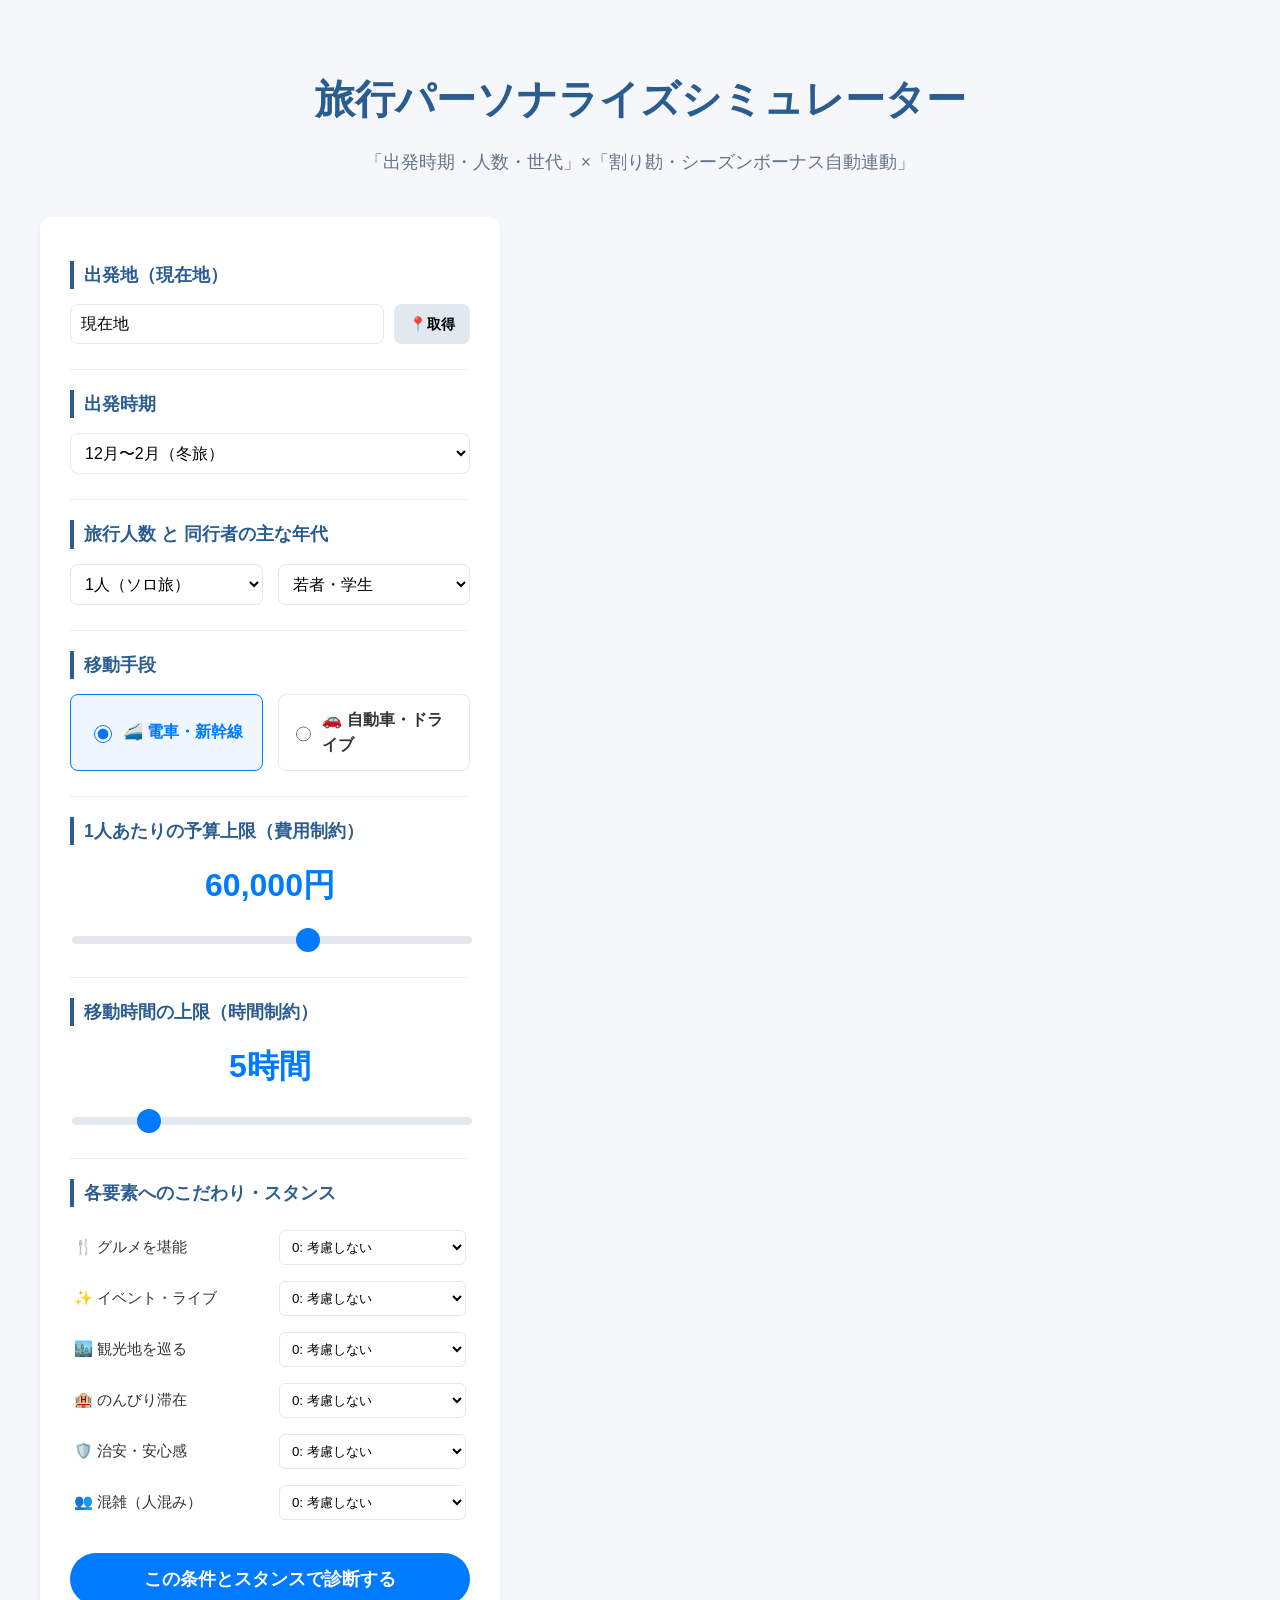
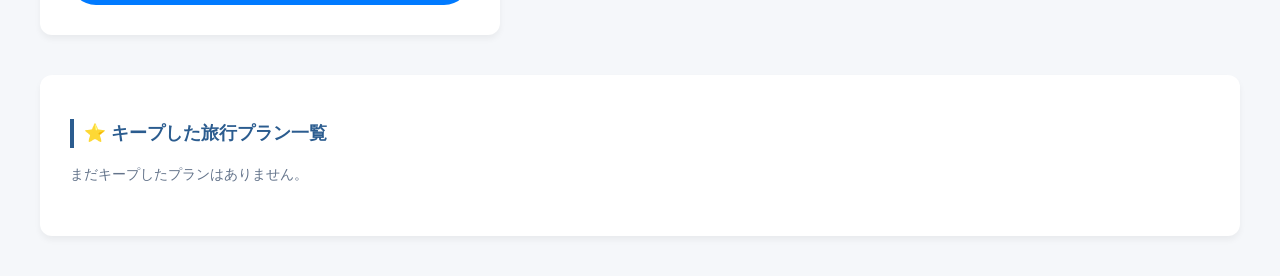
<file: uraki2026-12/active/sriderscore.html>
<!DOCTYPE html>
<html lang="ja">
<head>
    <meta charset="UTF-8">
    <meta name="viewport" content="width=device-width, initial-scale=1.0">
    <title>旅先マッチング - 究極のパーソナライズシミュレーター</title>
    <style>
        body {
            font-family: 'Helvetica Neue', Arial, "Hiragino Kaku Gothic ProN", "Hiragino Sans", Meiryo, sans-serif;
            padding: 40px 20px;
            background-color: #f5f7fa;
            color: #333;
            margin: 0;
            line-height: 1.6;
        }
        .container { max-width: 1200px; margin: 0 auto; }
        header { text-align: center; margin-bottom: 40px; }
        h1 { color: #2b5c8f; font-size: 2.5rem; margin-bottom: 10px; }
        .subtitle { color: #64748b; font-size: 1.1rem; }

        .main-layout { display: grid; grid-template-columns: 1fr; gap: 30px; }
        @media (min-width: 900px) { .main-layout { grid-template-columns: 460px 1fr; } }

        .config-panel { background: white; padding: 30px; border-radius: 12px; box-shadow: 0 4px 6px rgba(0,0,0,0.05); height: fit-content; }
        .section { margin-bottom: 25px; }
        h2 { font-size: 1.1rem; margin-bottom: 15px; color: #2b5c8f; border-left: 4px solid #2b5c8f; padding-left: 10px; }
        .display-value { font-size: 2rem; font-weight: bold; color: #007aff; margin-bottom: 15px; text-align: center; }
        .slider { -webkit-appearance: none; width: 100%; height: 8px; border-radius: 4px; background: #e4e7eb; outline: none; }
        .slider::-webkit-slider-thumb { -webkit-appearance: none; width: 24px; height: 24px; border-radius: 50%; background: #007aff; cursor: pointer; }
        
        .location-box { display: flex; gap: 10px; }
        .input-text { flex: 1; padding: 10px; border: 1px solid #e2e8f0; border-radius: 8px; font-size: 1rem; box-sizing: border-box; }
        .btn-geo { background-color: #e2e8f0; border: none; padding: 0 15px; border-radius: 8px; cursor: pointer; font-size: 0.9rem; font-weight: bold; }

        /* 新設UI用の横並びフレックスボックス */
        .flex-inputs { display: flex; gap: 15px; }
        .flex-inputs > div { flex: 1; }
        .select-input { width: 100%; padding: 10px; border: 1px solid #e2e8f0; border-radius: 8px; font-size: 1rem; background: white; cursor: pointer; }

        .transport-group { display: flex; gap: 15px; }
        .transport-label { flex: 1; display: flex; align-items: center; justify-content: center; gap: 8px; padding: 12px; border: 1px solid #e2e8f0; border-radius: 8px; cursor: pointer; font-weight: bold; background: #fff; }
        .transport-label input { width: 18px; height: 18px; }
        .transport-label:has(input:checked) { border-color: #007aff; background-color: #eff6ff; color: #007aff; }

        .preference-table { width: 100%; border-collapse: collapse; }
        .preference-table td { padding: 8px 4px; font-size: 0.95rem; }
        .select-weight { width: 100%; padding: 8px; border: 1px solid #e2e8f0; border-radius: 6px; background-color: #fff; cursor: pointer; }

        hr { border: 0; border-top: 1px solid #eee; margin: 20px 0; }
        .btn-diagnostic { background-color: #007aff; color: white; border: none; padding: 14px 40px; font-size: 1.1rem; font-weight: bold; border-radius: 30px; cursor: pointer; width: 100%; }

        /* 結果エリア */
        .result-section { display: none; animation: fadeIn 0.5s ease-in-out forwards; }
        @keyframes fadeIn { from { opacity: 0; transform: translateY(20px); } to { opacity: 1; transform: translateY(0); } }
        .section-title { font-size: 1.6rem; margin-bottom: 25px; color: #2b5c8f; text-align: center; }
        .top3-grid { display: grid; grid-template-columns: repeat(auto-fit, minmax(260px, 1fr)); gap: 20px; margin-bottom: 30px; }
        
        .rank-card { background: white; border-radius: 12px; padding: 25px; box-shadow: 0 4px 6px rgba(0,0,0,0.05); border-top: 6px solid #007aff; display: flex; flex-direction: column; justify-content: space-between; }
        .rank-card.rank-1 { border-top-color: #f59e0b; }
        .rank-card.rank-2 { border-top-color: #94a3b8; }
        .rank-card.rank-3 { border-top-color: #b45309; }
        .rank-badge { font-size: 1.1rem; font-weight: bold; color: #64748b; margin-bottom: 5px; }
        .place-name { font-size: 1.5rem; font-weight: bold; margin: 5px 0 10px 0; }
        .score-display { font-size: 1.2rem; color: #e67e22; font-weight: bold; margin-bottom: 15px; }
        
        /* シーズンバッジ */
        .season-badge { display: inline-block; background-color: #ffedd5; color: #c2410c; padding: 2px 8px; border-radius: 4px; font-size: 0.75rem; font-weight: bold; margin-bottom: 10px; }

        .waypoint-box { background-color: #f8fafc; border-left: 4px solid #007aff; padding: 12px; border-radius: 0 8px 8px 0; margin: 15px 0; font-size: 0.88rem; }
        .waypoint-title { font-weight: bold; color: #1e293b; margin-bottom: 4px; }

        .card-actions { display: flex; gap: 10px; margin-top: 10px; }
        .btn-map { flex: 1; display: inline-block; background-color: #22c55e; color: white; text-decoration: none; padding: 10px; font-size: 0.85rem; font-weight: bold; border-radius: 6px; text-align: center; }
        .btn-keep { background-color: #f59e0b; color: white; border: none; padding: 10px; font-size: 0.85rem; font-weight: bold; border-radius: 6px; cursor: pointer; }

        .keep-section { background: white; border-radius: 12px; padding: 30px; box-shadow: 0 4px 6px rgba(0,0,0,0.05); margin-top: 40px; }
        .keep-grid { display: grid; grid-template-columns: repeat(auto-fill, minmax(280px, 1fr)); gap: 20px; margin-top: 20px; }
        .keep-card { border: 1px solid #e2e8f0; padding: 20px; border-radius: 8px; background: #fafafa; display: flex; flex-direction: column; justify-content: space-between; position: relative; }
        .btn-delete { position: absolute; top: 15px; right: 15px; background: none; border: none; color: #ef4444; cursor: pointer; font-size: 0.85rem; }

        .no-results { text-align: center; padding: 40px; background: white; border-radius: 12px; }
        .hate-warning { background-color: #fef2f2; border: 1px solid #fca5a5; color: #991b1b; padding: 8px; border-radius: 6px; font-size: 0.8rem; margin-bottom: 10px; }
    </style>
</head>
<body>

<div class="container">
    <header>
        <h1>旅行パーソナライズシミュレーター</h1>
        <p class="subtitle">「出発時期・人数・世代」×「割り勘・シーズンボーナス自動連動」</p>
    </header>

    <div class="main-layout">
        <div class="config-panel">
            <div class="section">
                <h2>出発地（現在地）</h2>
                <div class="location-box">
                    <input type="text" id="start-location" class="input-text" value="現在地" placeholder="例：東京駅、新宿、大阪駅">
                    <button class="btn-geo" onclick="getGeoLocation()">📍取得</button>
                </div>
            </div>

            <hr>

            <div class="section">
                <h2>出発時期</h2>
                <select id="travel-month" class="select-input">
                    <option value="春">3月〜5月（春旅）</option>
                    <option value="夏">6月〜8月（夏旅）</option>
                    <option value="秋">9月〜11月（秋旅）</option>
                    <option value="冬" selected>12月〜2月（冬旅）</option>
                </select>
            </div>

            <hr>

            <div class="section">
                <h2>旅行人数 と 同行者の主な年代</h2>
                <div class="flex-inputs">
                    <div>
                        <select id="travel-members" class="select-input">
                            <option value="1" selected>1人（ソロ旅）</option>
                            <option value="2">2人</option>
                            <option value="3">3人</option>
                            <option value="4">4人以上</option>
                        </select>
                    </div>
                    <div>
                        <select id="travel-generation" class="select-input">
                            <option value="young" selected>若者・学生</option>
                            <option value="adult">大人（20〜50代）</option>
                            <option value="senior">シニア（60代〜）</option>
                            <option value="child">子連れ・ファミリー</option>
                        </select>
                    </div>
                </div>
            </div>

            <hr>

            <div class="section">
                <h2>移動手段</h2>
                <div class="transport-group">
                    <label class="transport-label"><input type="radio" name="transport-mode" value="transit" checked> 🚄 電車・新幹線</label>
                    <label class="transport-label"><input type="radio" name="transport-mode" value="driving"> 🚗 自動車・ドライブ</label>
                </div>
            </div>

            <hr>

            <div class="section">
                <h2>1人あたりの予算上限（費用制約）</h2>
                <div class="display-value"><span id="budget-value">60,000</span>円</div>
                <input type="range" id="budget-slider" class="slider" min="1000" max="100000" step="1000" value="60000">
            </div>

            <hr>

            <div class="section">
                <h2>移動時間の上限（時間制約）</h2>
                <div class="display-value"><span id="time-value">5</span>時間</div>
                <input type="range" id="time-slider" class="slider" min="1" max="24" step="1" value="5">
            </div>

            <hr>

            <div class="section">
                <h2>各要素へのこだわり・スタンス</h2>
                <table class="preference-table">
                    <tr><td>🍴 グルメを堪能</td><td><select id="weight-gourmet" class="select-weight"><option value="1">1: 重視する</option><option value="0.5">0.5: 軽視する</option><option value="0" selected>0: 考慮しない</option><option value="-1">-1: 忌み嫌う</option></select></td></tr>
                    <tr><td>✨ イベント・ライブ</td><td><select id="weight-event" class="select-weight"><option value="1">1: 重視する</option><option value="0.5">0.5: 軽視する</option><option value="0" selected>0: 考慮しない</option><option value="-1">-1: 忌み嫌う</option></select></td></tr>
                    <tr><td>🏙️ 観光地を巡る</td><td><select id="weight-sightseeing" class="select-weight"><option value="1">1: 重視する</option><option value="0.5">0.5: 軽視する</option><option value="0" selected>0: 考慮しない</option><option value="-1">-1: 忌み嫌う</option></select></td></tr>
                    <tr><td>🏨 のんびり滞在</td><td><select id="weight-stay_time" class="select-weight"><option value="1">1: 重視する</option><option value="0.5">0.5: 軽視する</option><option value="0" selected>0: 考慮しない</option><option value="-1">-1: 忌み嫌う</option></select></td></tr>
                    <tr><td>🛡️ 治安・安心感</td><td><select id="weight-safety" class="select-weight"><option value="1">1: 重視する</option><option value="0.5">0.5: 軽視する</option><option value="0" selected>0: 考慮しない</option><option value="-1">-1: 忌み嫌う</option></select></td></tr>
                    <tr><td>👥 混雑（人混み）</td><td><select id="weight-crowd" class="select-weight"><option value="1">1: 混雑OK</option><option value="0.5">0.5: 少しならOK</option><option value="0" selected>0: 考慮しない</option><option value="-1">-1: 忌み嫌う</option></select></td></tr>
                </table>
            </div>

            <button class="btn-diagnostic" onclick="runDiagnosis()">この条件とスタンスで診断する</button>
        </div>

        <div id="resultContainer">
            <div id="resultSection" class="result-section">
                <div class="section-title">あなた（たち）にぴったりの旅行先 TOP3</div>
                <div class="top3-grid" id="top3Grid"></div>
            </div>
            <div id="noResultsSection" class="no-results" style="display: none;">
                <h3>該当する旅行先がありません</h3>
                <p>選択した条件（移動手段・人数予算・時間）を見直してみてください。</p>
            </div>
        </div>
    </div>

    <div class="keep-section">
        <h2>⭐ キープした旅行プラン一覧</h2>
        <div id="keep-status" style="color:#64748b; font-size:0.9rem;">まだキープしたプランはありません。</div>
        <div class="keep-grid" id="keepGrid"></div>
    </div>
</div>

<script>
// 💡 マスタデータに「ベストシーズン（best_season）」のパラメータを追加
const samplePlaces = [
    { 
        name: "熱海温泉", area: "東海", gourmet: 4, event: 3, sightseeing: 3, stay_time: 5, safety: 5, crowd: 4, best_season: "冬",
        transit: { cost: 15000, time: 2, text: "小田原駅（守谷のあんパンがおすすめ！）", map: "小田原駅" },
        driving: { cost: 8000,  time: 2.5, text: "海老名SA（名物のメロンパンをゲット！）", map: "海老名SA" }
    },
    { 
        name: "箱根湯本", area: "関東", gourmet: 4, event: 2, sightseeing: 4, stay_time: 5, safety: 5, crowd: 4, best_season: "冬",
        transit: { cost: 22000, time: 1.5, text: "ロマンスカー車内（定番の豚弁当を車内で！）", map: "" },
        driving: { cost: 7000,  time: 2, text: "大磯PA（湘南の海を眺めながら小休憩）", map: "大磯PA" }
    },
    { 
        name: "仙台・松島", area: "東北", gourmet: 5, event: 4, sightseeing: 4, stay_time: 3, safety: 5, crowd: 2, best_season: "秋",
        transit: { cost: 28000, time: 2.5, text: "宇都宮駅（途中下車して駅チカで宇都宮餃子を！）", map: "宇都宮駅" },
        driving: { cost: 18000, time: 5, text: "那須高原SA（美味しい高原ソフトクリームを捕獲！）", map: "那須高原SA" }
    },
    { 
        name: "金沢・兼六園", area: "北陸", gourmet: 5, event: 3, sightseeing: 5, stay_time: 4, safety: 5, crowd: 3, best_season: "春",
        transit: { cost: 35000, time: 3, text: "富山駅（途中下車して駅構内で富山名物『白えび丼』を！）", map: "富山駅" },
        driving: { cost: 22000, time: 6.5, text: "有磯海SA（日本海を一望できる絶景スポット！）", map: "有磯海SA" }
    },
    { 
        name: "京都・東山", area: "近畿", gourmet: 5, event: 4, sightseeing: 5, stay_time: 4, safety: 5, crowd: 5, best_season: "春",
        transit: { cost: 45000, time: 3.5, text: "名古屋駅（新幹線ホームの『住よし』できしめんを！）", map: "名古屋駅" },
        driving: { cost: 25000, time: 6, text: "浜名湖SA（浜名湖を眺めながら名物のウナギを！）", map: "浜名湖SA" }
    }
];

const budgetSlider = document.getElementById('budget-slider');
const budgetDisplay = document.getElementById('budget-value');
budgetSlider.addEventListener('input', (e) => { budgetDisplay.textContent = parseInt(e.target.value).toLocaleString(); });

const timeSlider = document.getElementById('time-slider');
const timeDisplay = document.getElementById('time-value');
timeSlider.addEventListener('input', (e) => { timeDisplay.textContent = e.target.value; });

document.addEventListener("DOMContentLoaded", renderKeepList);

function getGeoLocation() {
    const status = document.getElementById("geo-status");
    if (!navigator.geolocation) { status.textContent = "未対応"; return; }
    status.textContent = "📍 計算中...";
    navigator.geolocation.getCurrentPosition(
        (position) => {
            document.getElementById("start-location").value = `${position.coords.latitude},${position.coords.longitude}`;
            status.textContent = "✅ GPS取得完了";
        },
        () => {
            document.getElementById("start-location").value = "現在地";
            status.textContent = "⚠️ Map側のGPSを使用します。";
        }
    );
}

function runDiagnosis() {
    let startLoc = document.getElementById("start-location").value.trim() || "現在地";
    const maxBudget = parseInt(budgetSlider.value);
    const maxTime = parseFloat(timeSlider.value);

    // 新設UIの値を取得
    const selectedSeason = document.getElementById("travel-month").value;
    const memberCount = parseInt(document.getElementById("travel-members").value);
    const generation = document.getElementById("travel-generation").value;
    const mode = document.querySelector('input[name="transport-mode"]:checked').value;

    const weights = {
        gourmet:     parseFloat(document.getElementById("weight-gourmet").value),
        event:       parseFloat(document.getElementById("weight-event").value),
        sightseeing: parseFloat(document.getElementById("weight-sightseeing").value),
        stay_time:   parseFloat(document.getElementById("weight-stay_time").value),
        safety:      parseFloat(document.getElementById("weight-safety").value),
        crowd:       parseFloat(document.getElementById("weight-crowd").value)
    };

    // 💡【ロジック拡張 1】同行者の「年代」による重みづけ（スタンス）の裏側補正
    if (generation === "senior") {
        weights.stay_time = Math.max(weights.stay_time, 1); // シニア旅なら「のんびり」を自動で最重視
    } else if (generation === "child") {
        weights.safety = Math.max(weights.safety, 1);      // 子連れなら「治安・安心」を自動で最重視
    }

    /* 💡【ロジック拡張 2】人数による「1人あたり費用」の自動割り勘計算フィルター */
    let filteredPlaces = samplePlaces.filter(row => {
        let perPersonCost = 0;
        if (mode === "driving") {
            // 車の場合：高速・燃料代（一律料金）を人数で割り算
            perPersonCost = row.driving.cost / memberCount;
        } else {
            // 電車の場合：切符代は人数に比例するため、1人あたりはそのまま
            perPersonCost = row.transit.cost;
        }
        return perPersonCost <= maxBudget && row[mode].time <= maxTime;
    });

    let scoredPlaces = filteredPlaces.map(place => {
        let totalScore = 0;
        let hateWarnings = [];

        // 💡【ロジック拡張 3】出発時期（シーズン）が一致したらボーナス加点
        if (place.best_season === selectedSeason) {
            totalScore += 5.0; // ベストシーズンなら無条件で5点加算
        }

        const constraints = [
            { name: "グルメ",     val: place.gourmet,     w: weights.gourmet,     type: "plus" },
            { name: "イベント",   val: place.event,       w: weights.event,       type: "plus" },
            { name: "観光地",     val: place.sightseeing, w: weights.sightseeing, type: "plus" },
            { name: "のんびり",   val: place.stay_time,    w: weights.stay_time,   type: "plus" },
            { name: "治安",       val: place.safety,      w: weights.safety,      type: "safety" },
            { name: "混雑",       val: place.crowd,       w: weights.crowd,       type: "minus" }
        ];

        constraints.forEach(c => {
            if (c.w === 1 || c.w === 0.5) {
                if (c.type === "plus" || c.type === "safety") totalScore += c.val * (c.w * 2);
                else if (c.type === "minus") totalScore += (6 - c.val) * (c.w * 2);
            } else if (c.w === -1) {
                if (c.type === "minus" && c.val >= 4) { totalScore -= 20; hateWarnings.push(`⚠️ 混雑が強めです`); }
                if (c.type === "safety" && c.val <= 3) { totalScore -= 20; hateWarnings.push(`🚨 治安に不安があります`); }
            }
        });

        return { ...place, totalScore: totalScore, hateWarnings: hateWarnings };
    });

    scoredPlaces.sort((a, b) => b.totalScore - a.totalScore);

    const resultSection = document.getElementById("resultSection");
    const noResultsSection = document.getElementById("noResultsSection");

    if (scoredPlaces.length === 0) {
        resultSection.style.display = "none";
        noResultsSection.style.display = "block";
        return;
    } else {
        resultSection.style.display = "block";
        noResultsSection.style.display = "none";
    }

    const top3Grid = document.getElementById("top3Grid");
    top3Grid.innerHTML = "";

    for (let i = 0; i < Math.min(3, scoredPlaces.length); i++) {
        const row = scoredPlaces[i];
        const modeData = row[mode];

        // 割り勘された実際の表示用コスト
        const finalCost = (mode === "driving") ? (modeData.cost / memberCount) : modeData.cost;

        let mapUrl = modeData.map 
            ? `https://www.google.com/maps/dir/?api=1&origin=${encodeURIComponent(startLoc)}&destination=${encodeURIComponent(row.name)}&waypoints=${encodeURIComponent(modeData.map)}&travelmode=${mode}`
            : `https://www.google.com/maps/dir/?api=1&origin=${encodeURIComponent(startLoc)}&destination=${encodeURIComponent(row.name)}&travelmode=${mode}`;

        let warningHtml = row.hateWarnings.length > 0 ? `<div class="hate-warning">${row.hateWarnings.join('<br>')}</div>` : "";
        const waypointTitle = (mode === "driving") ? "🚗 おすすめのSA·PA" : "🚄 おすすめの経由駅";
        let waypointHtml = modeData.text ? `<div class="waypoint-box"><div class="waypoint-title">${waypointTitle}</div><div>${modeData.text}</div></div>` : "";

        // ベストシーズン一致時の表示
        let seasonBadgeHtml = (row.best_season === selectedSeason) ? `<div class="season-badge">✨ 今がベストシーズン！ (+5点加算)</div>` : "";

        const card = document.createElement("div");
        card.className = `rank-card rank-${i+1}`;
        
        const placeJson = JSON.stringify({ name: row.name, area: row.area, cost: finalCost, time: modeData.time, mapUrl: mapUrl });

        card.innerHTML = `
            <div>
                <div class="rank-badge">第${i+1}位</div>
                <p class="place-area">${row.area}</p>
                <div class="place-name">${row.name}</div>
                
                ${seasonBadgeHtml}
                <div class="score-display">総合マッチ度: ${row.totalScore.toFixed(1)}点</div>
                
                ${warningHtml}

                <div style="color:#666; font-size:0.85rem; background:#f1f5f9; padding:6px; border-radius:4px;">
                    💵 1人あたりの目安費用: <strong>${Math.round(finalCost).toLocaleString()}円</strong><br>
                    ⏱️ 移動時間: <strong>${modeData.time}時間</strong>
                </div>

                ${waypointHtml}
            </div>
            <div class="card-actions">
                <a href="${mapUrl}" target="_blank" class="btn-map">🗺️ ルート表示</a>
                <button class="btn-keep" onclick='keepPlan(${placeJson})'>⭐ キープ</button>
            </div>
        `;
        top3Grid.appendChild(card);
    }
    resultSection.scrollIntoView({ behavior: 'smooth' });
}

function keepPlan(planObj) {
    let currentKeeps = JSON.parse(localStorage.getItem("travel_keeps")) || [];
    if (currentKeeps.some(k => k.name === planObj.name)) { alert("既にキープされています！"); return; }
    currentKeeps.push(planObj);
    localStorage.setItem("travel_keeps", JSON.stringify(currentKeeps));
    renderKeepList();
    alert(`${planObj.name} を保存しました！`);
}

function deleteKeep(name) {
    let currentKeeps = JSON.parse(localStorage.getItem("travel_keeps")) || [];
    currentKeeps = currentKeeps.filter(k => k.name !== name);
    localStorage.setItem("travel_keeps", JSON.stringify(currentKeeps));
    renderKeepList();
}

function renderKeepList() {
    const keepGrid = document.getElementById("keepGrid");
    const keepStatus = document.getElementById("keep-status");
    let currentKeeps = JSON.parse(localStorage.getItem("travel_keeps")) || [];

    keepGrid.innerHTML = "";
    if (currentKeeps.length === 0) { keepStatus.style.display = "block"; return; }
    else { keepStatus.style.display = "none"; }

    currentKeeps.forEach(k => {
        const div = document.createElement("div"); div.className = "keep-card";
        div.innerHTML = `
            <div>
                <p style="font-size:0.75rem; color:#64748b; margin:0;">${k.area}</p>
                <h3 style="margin:5px 0 10px 0;">${k.name}</h3>
                <p style="font-size:0.8rem; color:#475569; margin-bottom:15px;">1人あたり: ${Math.round(k.cost).toLocaleString()}円 / ${k.time}時間</p>
            </div>
            <div style="display:flex; gap:10px;"><a href="${k.mapUrl}" target="_blank" class="btn-map" style="background-color:#007aff;">🗺️ 地図を表示</a></div>
            <button class="btn-delete" onclick="deleteKeep('${k.name}')">🗑️ 削除</button>
        `;
        keepGrid.appendChild(div);
    });
}
</script>

</body>
</html>
</file>
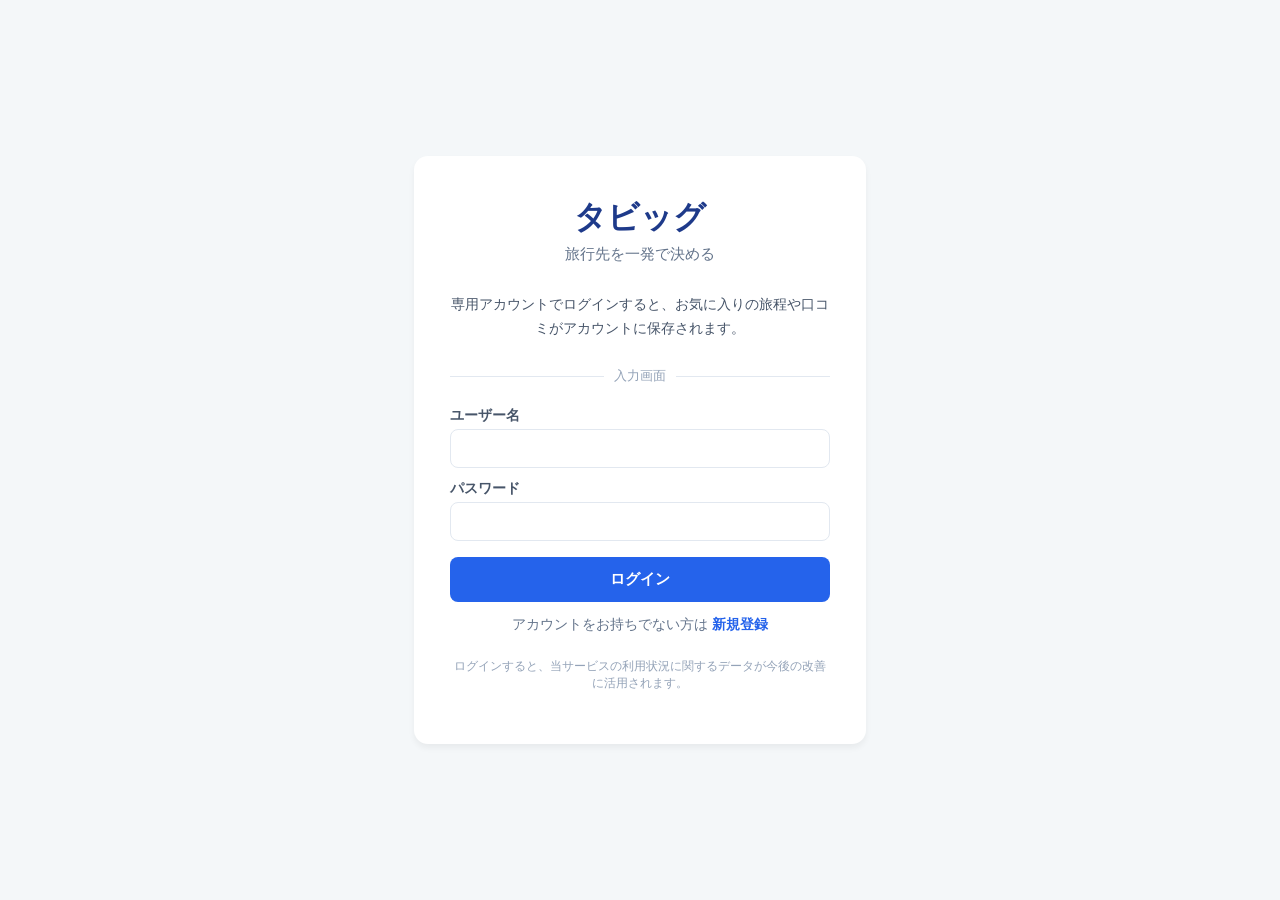
<file: uraki2026-12/app/login.html>
<!DOCTYPE html>
<html lang="ja">
<head>
<meta charset="UTF-8">
<meta name="viewport" content="width=device-width, initial-scale=1.0">
<title>タビッグ｜ログイン</title>
<!-- 開発中の更新がブラウザキャッシュに阻まれて反映されない事故が何度もあったため、
     アプリ本体(intoro.html)と同様にキャッシュを無効化しておく。 -->
<meta http-equiv="Cache-Control" content="no-cache, no-store, must-revalidate">
<meta http-equiv="Pragma" content="no-cache">
<meta http-equiv="Expires" content="0">
<style>
    body { font-family: sans-serif; background: #f4f7f9; color: #333; margin: 0; min-height: 100vh; display: flex; align-items: center; justify-content: center; padding: 20px; box-sizing: border-box; }
    .login-card { background: white; padding: 40px 36px; border-radius: 14px; box-shadow: 0 4px 6px rgba(0,0,0,0.05); max-width: 380px; width: 100%; text-align: center; }
    h1 { color: #1e3a8a; font-size: 2rem; margin: 0 0 4px; }
    .subtitle { color: #64748b; font-size: 0.95rem; margin: 0 0 28px; }
    .lead-text { font-size: 0.9rem; color: #475569; margin-bottom: 28px; line-height: 1.6; }
    .btn-google-login { display: flex; align-items: center; justify-content: center; gap: 10px; background: #fff; color: #3c4043; border: 1px solid #dadce0; border-radius: 8px; padding: 12px 20px; font-weight: bold; font-size: 0.95rem; text-decoration: none; transition: background 0.15s, box-shadow 0.15s; }
    .btn-google-login:hover { background: #f8f9fa; box-shadow: 0 1px 3px rgba(0,0,0,0.1); }
    .google-g { width: 20px; height: 20px; flex-shrink: 0; }
    .error-box { background: #fee2e2; color: #b91c1c; border-radius: 8px; padding: 10px 14px; font-size: 0.85rem; margin-bottom: 20px; text-align: left; }
    .footnote { color: #94a3b8; font-size: 0.75rem; margin-top: 24px; }
 
    /* ユーザー名・パスワード認証（Googleログインとの区切り線・フォーム） */
    .divider { display: flex; align-items: center; gap: 10px; margin: 22px 0; color: #94a3b8; font-size: 0.8rem; }
    .divider::before, .divider::after { content: ''; flex: 1; height: 1px; background: #e2e8f0; }
    #local-auth-form { text-align: left; }
    #local-auth-form label { display: block; font-weight: bold; font-size: 0.85rem; margin: 12px 0 4px; color: #475569; }
    #local-auth-form input { width: 100%; padding: 10px 12px; border: 1px solid #e2e8f0; border-radius: 8px; font-size: 0.95rem; box-sizing: border-box; }
    #local-auth-form input:focus { outline: none; border-color: #2563eb; }
    #local-auth-submit { width: 100%; margin-top: 16px; background: #2563eb; color: white; border: none; padding: 12px; border-radius: 8px; font-weight: bold; font-size: 0.95rem; cursor: pointer; }
    #local-auth-submit:hover { background: #1d4ed8; }
    .switch-mode { margin-top: 14px; font-size: 0.85rem; color: #64748b; }
    .switch-mode a { color: #2563eb; font-weight: bold; text-decoration: none; margin-left: 4px; cursor: pointer; }
    .switch-mode a:hover { text-decoration: underline; }
</style>
</head>
<body>
    <div class="login-card">
        <h1>タビッグ</h1>
        <p class="subtitle">旅行先を一発で決める</p>
        <p class="lead-text">専用アカウントでログインすると、お気に入りの旅程や口コミがアカウントに保存されます。</p>
 
        <div id="login-error" class="error-box" style="display:none;"></div>
 
        <div class="divider">入力画面</div>
 
        <!-- Google Cloud ConsoleでのOAuth設定が不要な、ユーザー名・パスワードによる
             シンプルな自前認証。同じログインフォームで「ログイン」と「新規登録」を
             切り替えられるようにし、専用の登録ページを別途作らずに済ませている。 -->
        <form id="local-auth-form">
            <label for="username">ユーザー名</label>
            <input type="text" id="username" required minlength="3" autocomplete="username">
            <label for="password">パスワード</label>
            <input type="password" id="password" required minlength="8" autocomplete="current-password">
            <button type="submit" id="local-auth-submit">ログイン</button>
        </form>
        <div class="switch-mode">
            <span id="mode-text">アカウントをお持ちでない方は</span><a href="#" id="toggle-mode">新規登録</a>
        </div>
 
        <p class="footnote">ログインすると、当サービスの利用状況に関するデータが今後の改善に活用されます。</p>
    </div>
 
    <script>
        // /auth/callback が失敗した場合など、?error=... 付きでこのページへ戻ってくるケースに備える。
        const errorBox = document.getElementById('login-error');
        const params = new URLSearchParams(location.search);
        const err = params.get('error');
        if (err) {
            errorBox.textContent = err === 'config'
                ? 'Googleログインがまだ設定されていません（サーバー管理者向け: GOOGLE_OAUTH_CLIENT_ID / GOOGLE_OAUTH_CLIENT_SECRET を設定してください）。'
                : 'ログインに失敗しました。もう一度お試しください。';
            errorBox.style.display = 'block';
        }
 
        // ユーザー名・パスワード認証：1つのフォームを「ログイン」⇔「新規登録」で切り替える。
        let isSignup = false;
        const form = document.getElementById('local-auth-form');
        const submitBtn = document.getElementById('local-auth-submit');
        const toggleLink = document.getElementById('toggle-mode');
        const modeText = document.getElementById('mode-text');
        const passwordInput = document.getElementById('password');
 
        toggleLink.addEventListener('click', (e) => {
            e.preventDefault();
            isSignup = !isSignup;
            submitBtn.textContent = isSignup ? '新規登録' : 'ログイン';
            modeText.textContent = isSignup ? 'すでにアカウントをお持ちの方は' : 'アカウントをお持ちでない方は';
            toggleLink.textContent = isSignup ? 'ログイン' : '新規登録';
            passwordInput.autocomplete = isSignup ? 'new-password' : 'current-password';
            errorBox.style.display = 'none';
        });
 
        form.addEventListener('submit', async (e) => {
            e.preventDefault();
            const username = document.getElementById('username').value.trim();
            const password = passwordInput.value;
            const endpoint = isSignup ? '/auth/local/signup' : '/auth/local/login';
 
            submitBtn.disabled = true;
            errorBox.style.display = 'none';
            try {
                const res = await fetch(endpoint, {
                    method: 'POST',
                    headers: { 'Content-Type': 'application/json' },
                    credentials: 'include',  // セッションCookieを受け取るために必須
                    body: JSON.stringify({ username, password })
                });
                if (!res.ok) {
                    let detail = 'エラーが発生しました。もう一度お試しください。';
                    try {
                        const body = await res.json();
                        if (body?.detail) detail = body.detail;
                    } catch (_) { /* JSONでなければ既定メッセージのまま */ }
                    errorBox.textContent = detail;
                    errorBox.style.display = 'block';
                    return;
                }
                // ログイン/新規登録に成功したら、"/" へ移動する（サーバー側がログイン状態を
                // 見てintoro.htmlを返すようになる）。
                location.href = '/';
            } catch (err2) {
                console.error(err2);
                errorBox.textContent = '通信エラーが発生しました。もう一度お試しください。';
                errorBox.style.display = 'block';
            } finally {
                submitBtn.disabled = false;
            }
        });
    </script>
</body>
</html>
</file>
